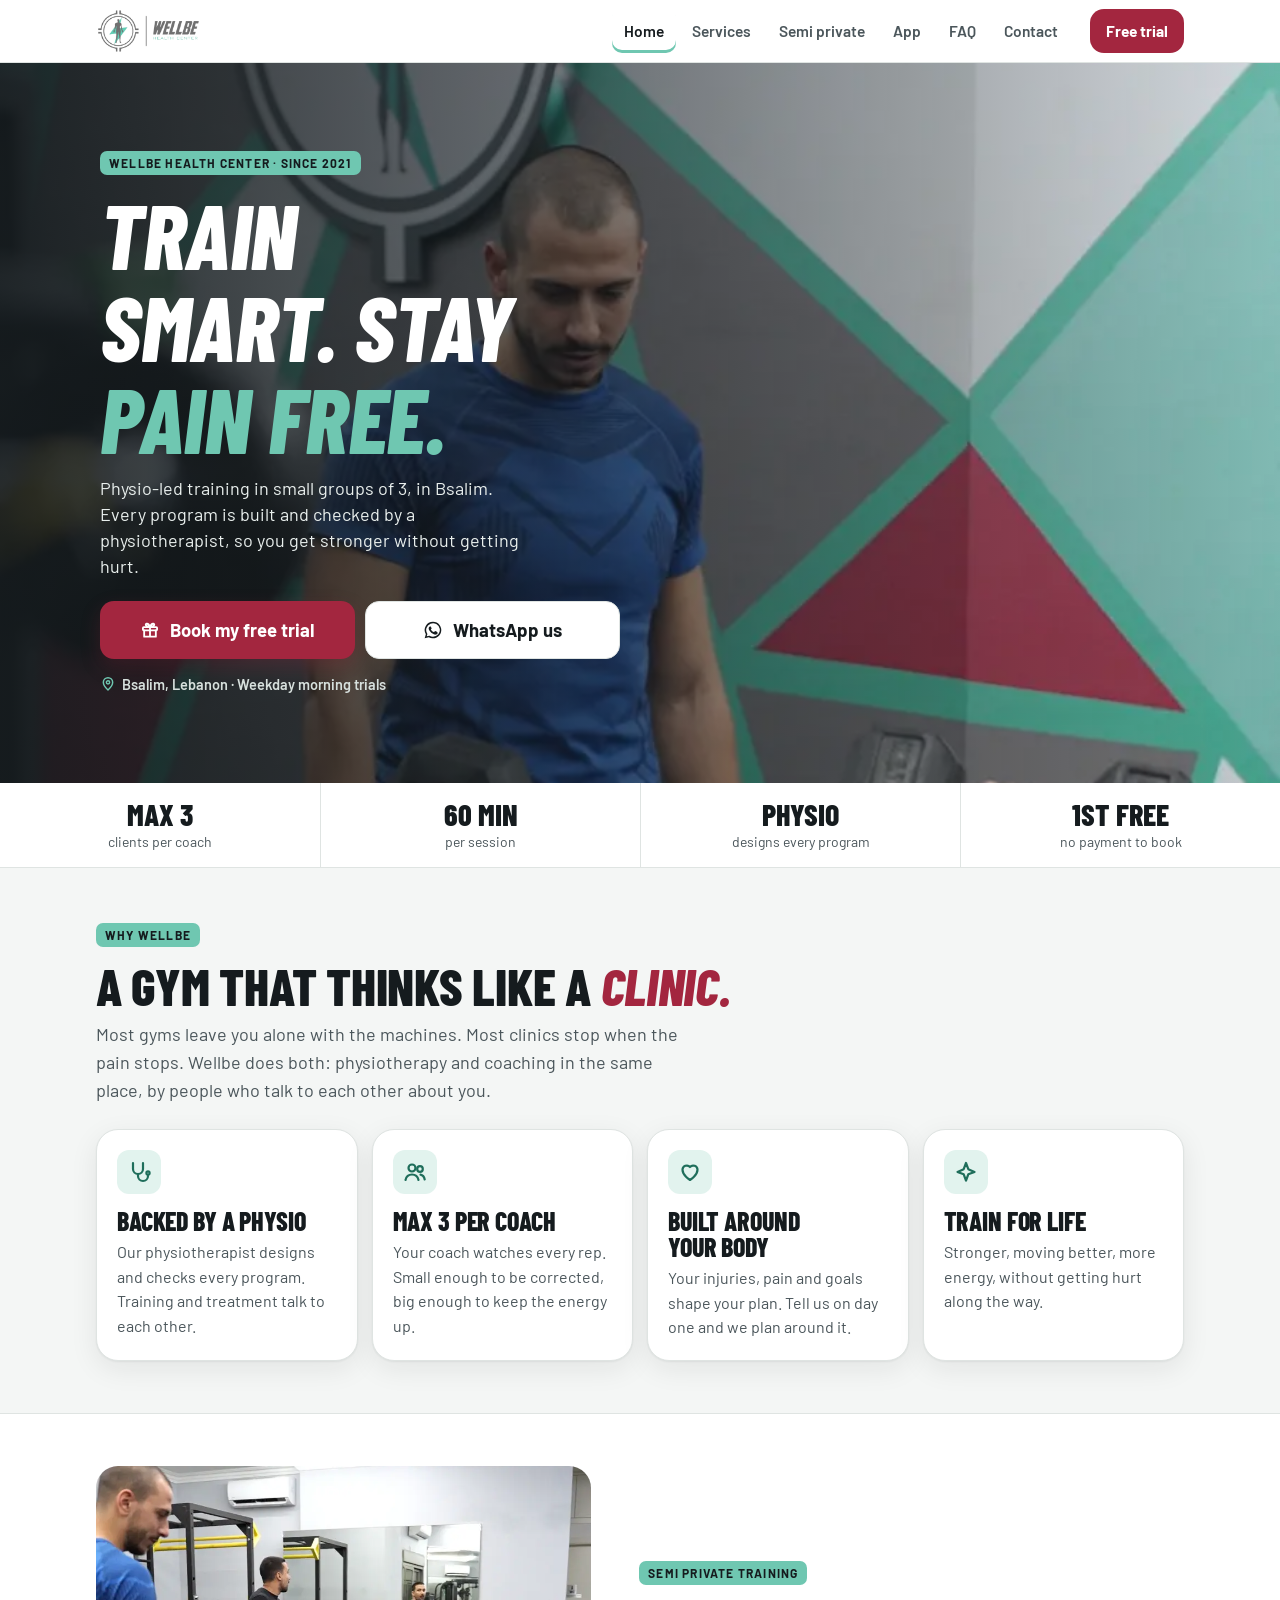
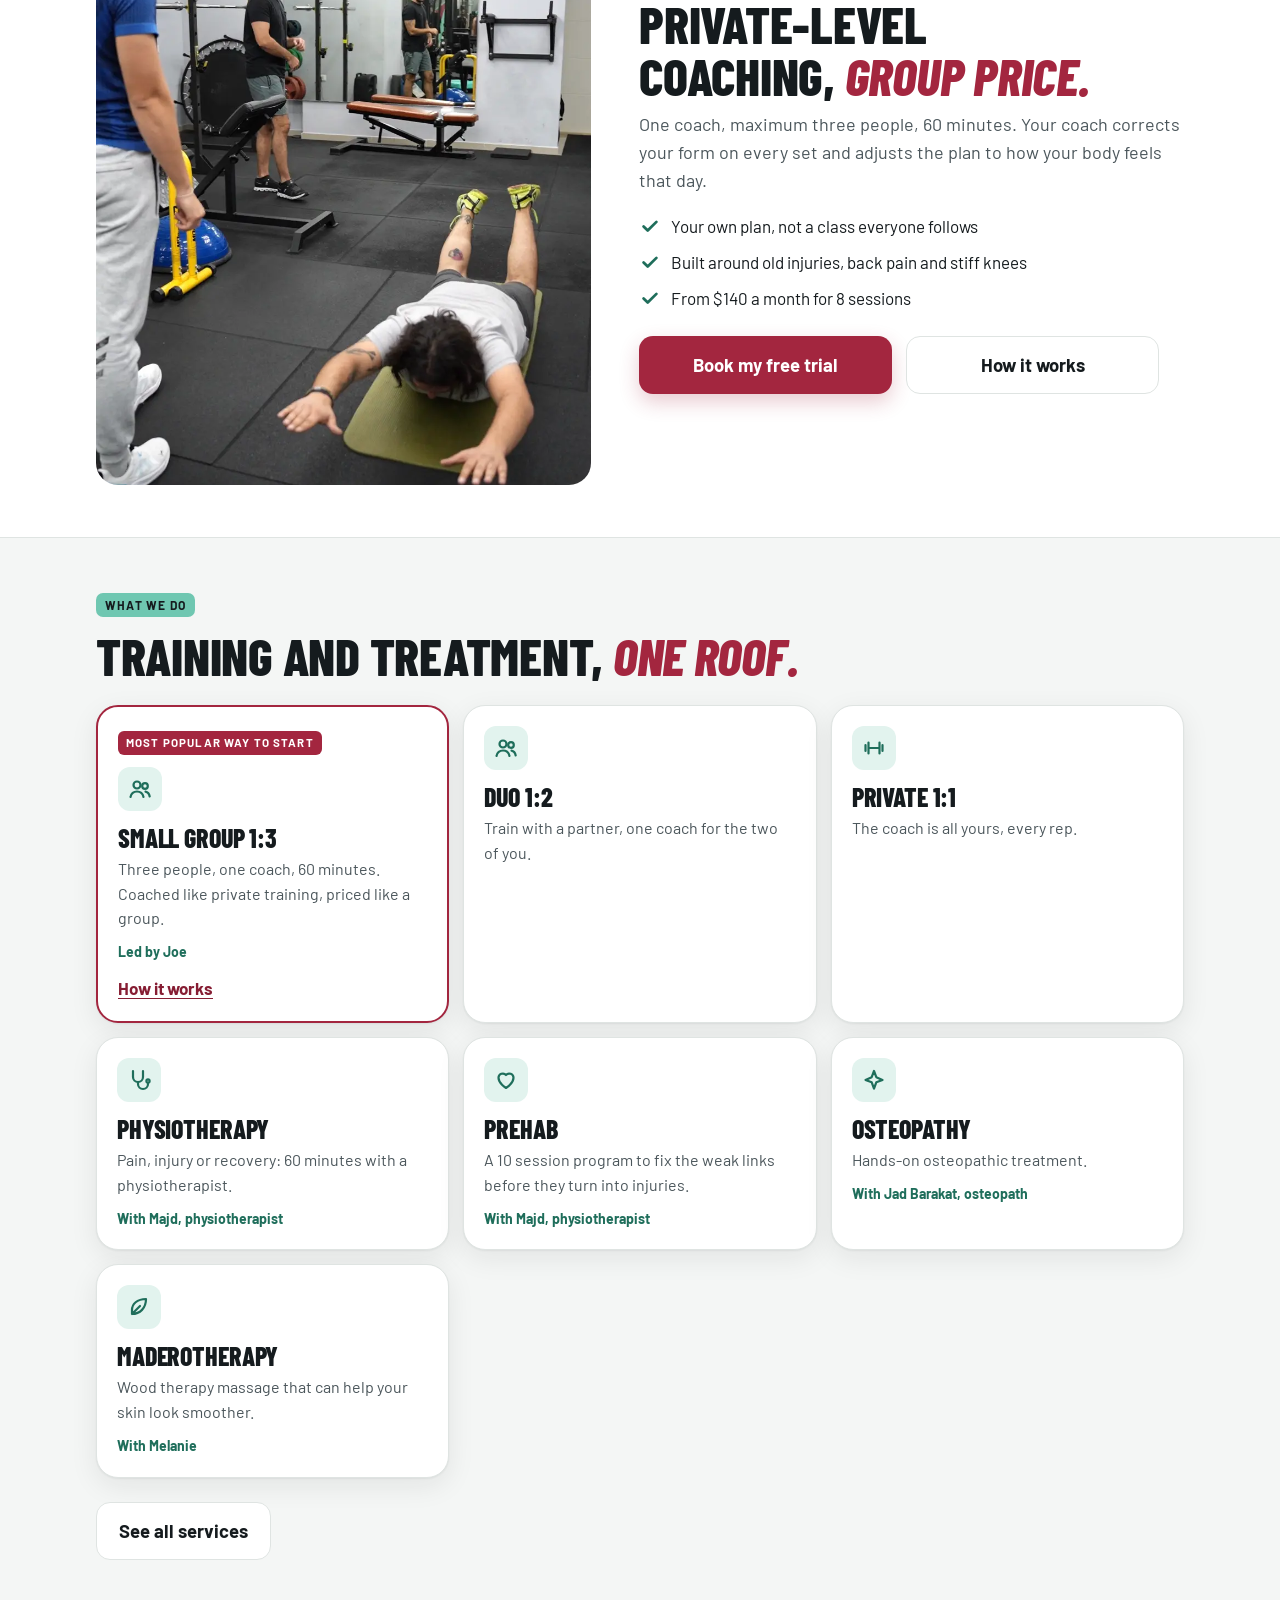
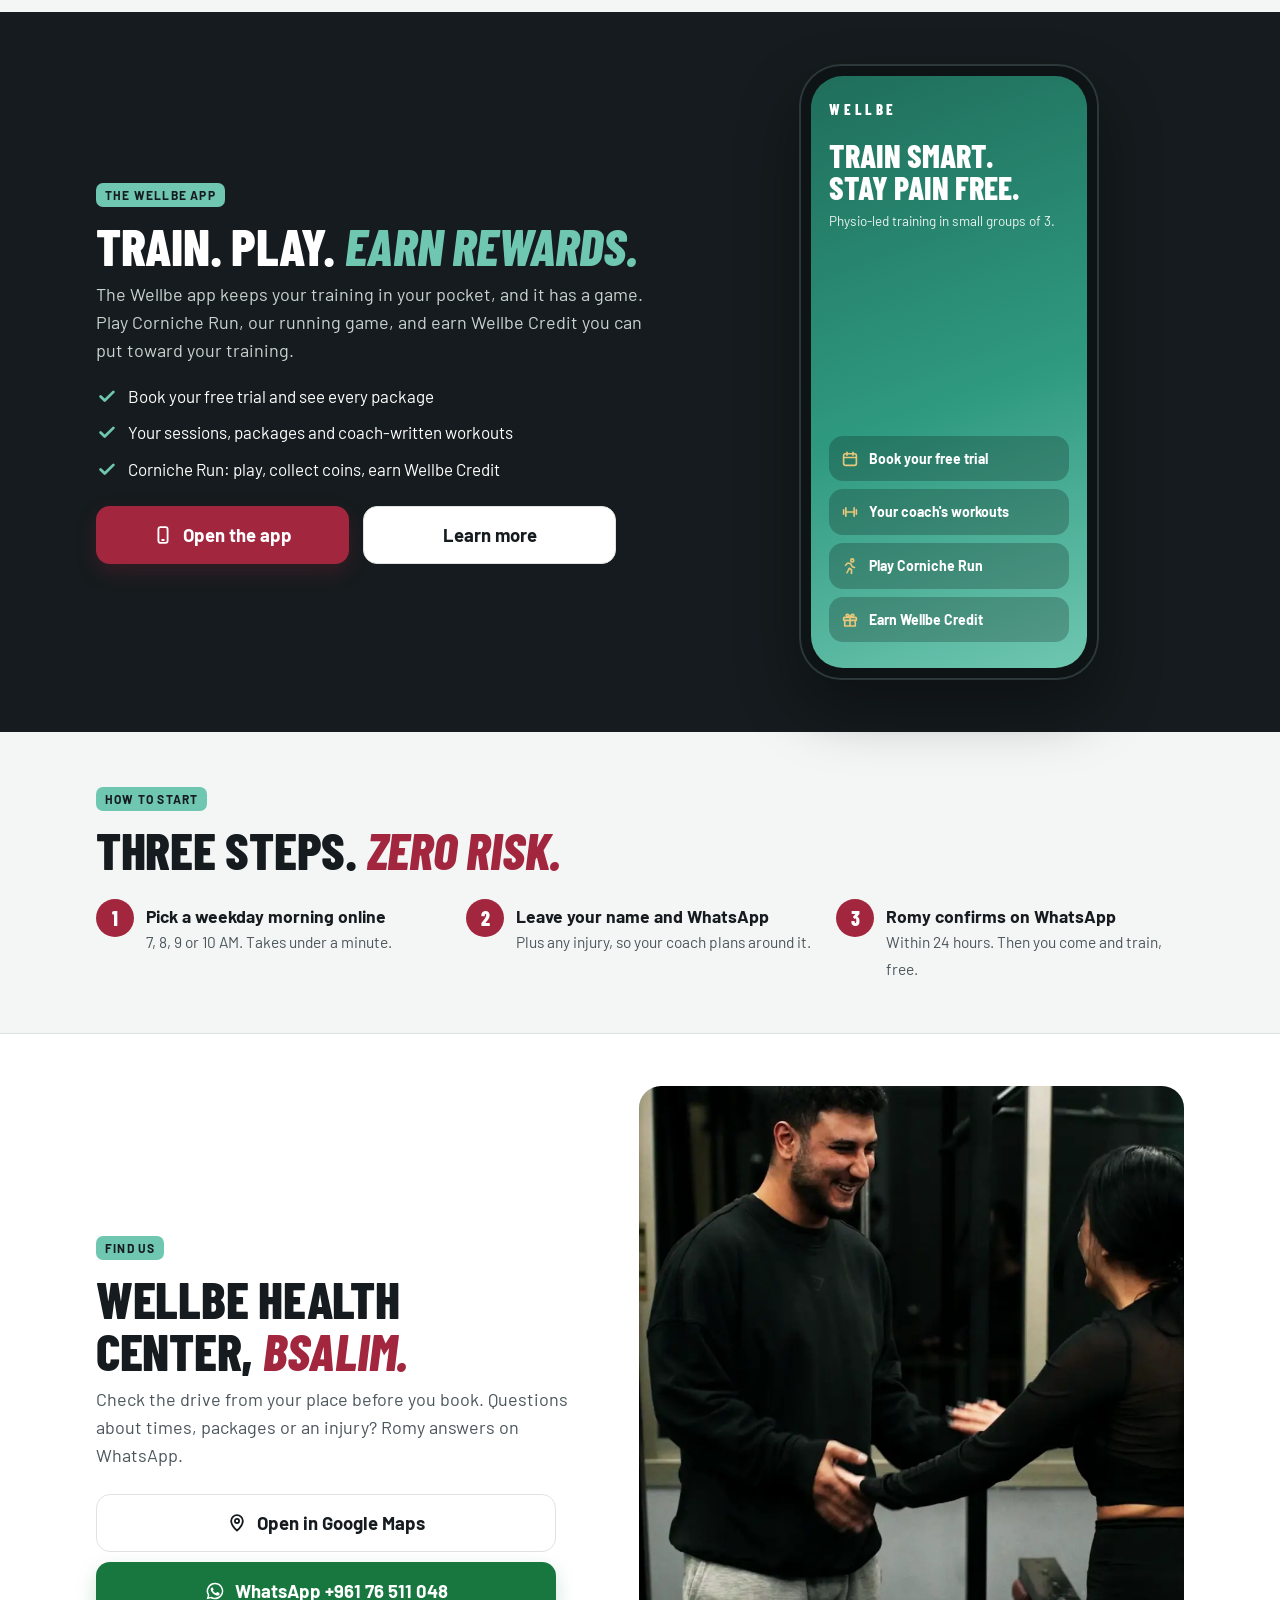
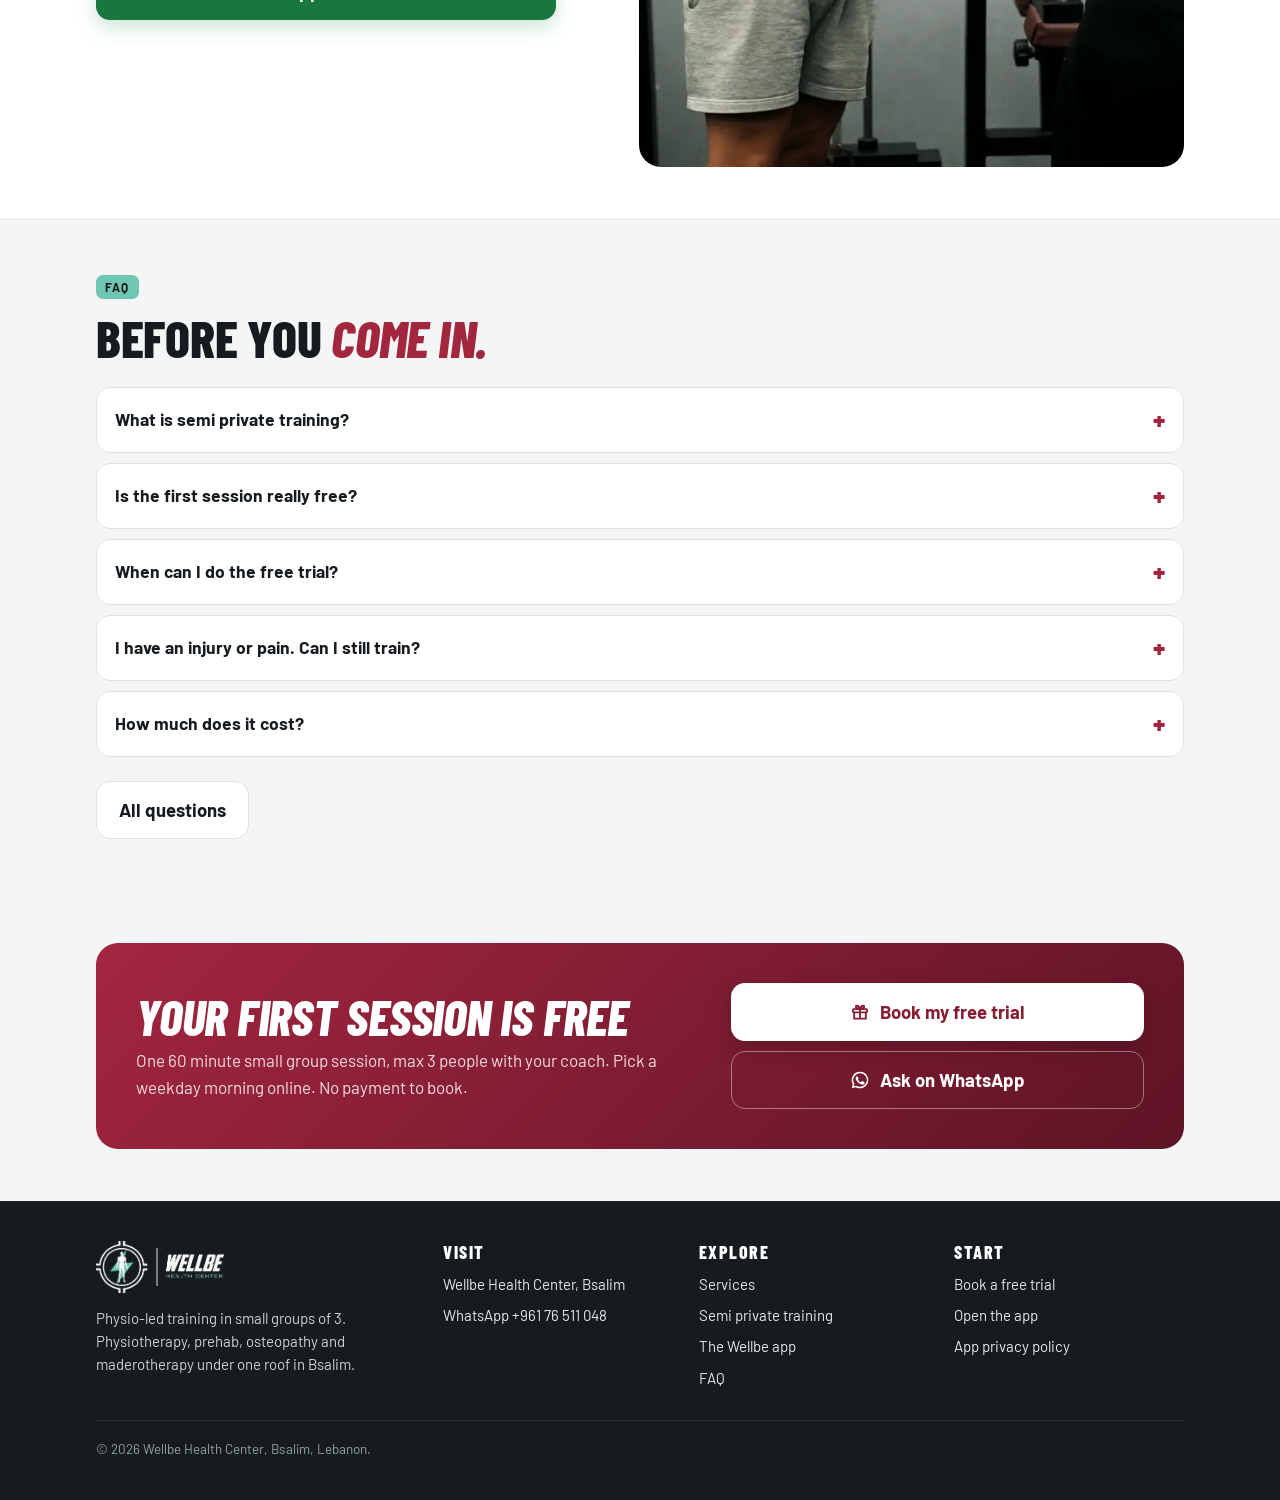
<file: index.html>
<!doctype html>
<html lang="en">
<head>
<meta charset="utf-8">
<script>/* The app moved to app.wellbehealthcenter.com. Old staff links (#k=) and phones that saved a staff key here are sent there once. */
(function(){try{var A='https://app.wellbehealthcenter.com',h=location.hash;if(/[#&]k=/.test(h)){location.replace(A+'/'+location.search+h);return}var k=null;try{k=localStorage.getItem('wb_key')}catch(e){}if(k&&/^[a-f0-9]{16,64}$/i.test(k)){try{localStorage.removeItem('wb_key')}catch(e){}location.replace(A+'/#k='+k)}}catch(e){}})();</script>
<meta name="viewport" content="width=device-width,initial-scale=1,viewport-fit=cover">
<title>Wellbe Health Center | Physio-led semi private training in Bsalim</title>
<meta name="description" content="Physio-led training in small groups of 3 in Bsalim, Lebanon. Physiotherapy, prehab, osteopathy and maderotherapy under one roof. Your first session is free.">
<link rel="canonical" href="https://wellbehealthcenter.com/">
<meta name="theme-color" content="#151b1e">
<meta property="og:type" content="website">
<meta property="og:site_name" content="Wellbe Health Center">
<meta property="og:title" content="Wellbe Health Center | Physio-led semi private training in Bsalim">
<meta property="og:description" content="Physio-led training in small groups of 3 in Bsalim, Lebanon. Physiotherapy, prehab, osteopathy and maderotherapy under one roof. Your first session is free.">
<meta property="og:url" content="https://wellbehealthcenter.com/">
<meta property="og:image" content="https://wellbehealthcenter.com/img/center.jpg">
<meta name="twitter:card" content="summary_large_image">
<link rel="icon" type="image/png" sizes="192x192" href="img/icon-192.png">
<link rel="apple-touch-icon" href="img/apple-touch-icon.png">
<link rel="preconnect" href="https://fonts.googleapis.com">
<link rel="preconnect" href="https://fonts.gstatic.com" crossorigin>
<link href="https://fonts.googleapis.com/css2?family=Barlow+Condensed:ital,wght@0,700;0,800;1,800&family=Barlow:wght@400;500;600;700&display=swap" rel="stylesheet">
<link rel="stylesheet" href="assets/site.css?v=1">
<script type="application/ld+json">{"@context": "https://schema.org", "@type": "HealthClub", "name": "Wellbe Health Center", "url": "https://wellbehealthcenter.com/", "logo": "https://wellbehealthcenter.com/img/logo.png", "image": "https://wellbehealthcenter.com/img/space.webp", "description": "Physio-led semi private training (max 3 clients per coach), physiotherapy, prehab, osteopathy and maderotherapy in Bsalim, Lebanon.", "telephone": "+96176511048", "address": {"@type": "PostalAddress", "addressLocality": "Bsalim", "addressCountry": "LB"}, "hasMap": "https://www.google.com/maps/search/?api=1&query=Wellbe+Health+Center+Bsalim&query_place_id=ChIJ35Nmu5s_HxURBmvCuEEY8U0", "foundingDate": "2021"}</script>
</head>
<body>
<a class="skip" href="#main">Skip to content</a>
<header class="top">
  <div class="in">
    <a class="brand" href="./" aria-label="Wellbe Health Center home"><img src="img/logo.png" alt="Wellbe Health Center" width="680" height="285"></a>
    <nav class="nav" aria-label="Main"><a href="" aria-current="page">Home</a><a href="services/">Services</a><a href="semi-private/">Semi private</a><a href="app/">App</a><a href="faq/">FAQ</a><a href="contact/">Contact</a></nav>
    <a class="btn cta-s" href="free-trial/">Free trial</a>
    <button class="menu-btn" id="menuBtn" type="button" aria-expanded="false" aria-controls="drawer" aria-label="Open menu"><svg class="" aria-hidden="true"><use href="assets/icons.svg#i-menu"/></svg></button>
  </div>
  <nav class="drawer" id="drawer" aria-label="Menu" hidden><a href="" aria-current="page">Home</a><a href="services/">Services</a><a href="semi-private/">Semi private</a><a href="app/">App</a><a href="faq/">FAQ</a><a href="contact/">Contact</a><a class="btn" href="free-trial/" style="border:0;color:#fff">Book my free trial</a></nav>
</header>
<main id="main">

<section class="hero" aria-labelledby="h1">
  <img src="img/space.webp" alt="A coach guiding a client on the bench press at Wellbe Health Center" width="900" height="1600" fetchpriority="high">
  <div class="in">
    <span class="eyebrow" style="align-self:flex-start">Wellbe Health Center · Since 2021</span>
    <h1 id="h1">Train smart. Stay <em>pain free.</em></h1>
    <p>Physio-led training in small groups of 3, in Bsalim. Every program is built and checked by a physiotherapist, so you get stronger without getting hurt.</p>
    <div class="acts" data-cta>
      <a class="btn" href="free-trial/"><svg class="icon" aria-hidden="true"><use href="assets/icons.svg#i-gift"/></svg>Book my free trial</a>
      <a class="btn ghost" href="https://wa.me/96176511048?text=Hi%20Romy%2C%20I%20have%20a%20question%20about%20Wellbe." target="_blank" rel="noopener"><svg class="icon" aria-hidden="true"><use href="assets/icons.svg#i-wa"/></svg>WhatsApp us</a>
    </div>
    <span class="loc"><svg class="" aria-hidden="true"><use href="assets/icons.svg#i-pin"/></svg>Bsalim, Lebanon · Weekday morning trials</span>
  </div>
</section>
<div class="facts">
  <div class="fact"><b>Max 3</b><span>clients per coach</span></div>
  <div class="fact"><b>60 min</b><span>per session</span></div>
  <div class="fact"><b>Physio</b><span>designs every program</span></div>
  <div class="fact"><b>1st free</b><span>no payment to book</span></div>
</div>

<section class="sec"><div class="wrap">
  <span class="eyebrow">Why Wellbe</span>
  <h2 class="h2">A gym that thinks like a <em>clinic.</em></h2>
  <p class="lede">Most gyms leave you alone with the machines. Most clinics stop when the pain stops. Wellbe does both: physiotherapy and coaching in the same place, by people who talk to each other about you.</p>
  <div class="grid g4 mt"><article class="tile"><span class="ic"><svg class="" aria-hidden="true"><use href="assets/icons.svg#i-steth"/></svg></span><h3>Backed by a physio</h3><p>Our physiotherapist designs and checks every program. Training and treatment talk to each other.</p></article><article class="tile"><span class="ic"><svg class="" aria-hidden="true"><use href="assets/icons.svg#i-users"/></svg></span><h3>Max 3 per coach</h3><p>Your coach watches every rep. Small enough to be corrected, big enough to keep the energy up.</p></article><article class="tile"><span class="ic"><svg class="" aria-hidden="true"><use href="assets/icons.svg#i-heart"/></svg></span><h3>Built around your body</h3><p>Your injuries, pain and goals shape your plan. Tell us on day one and we plan around it.</p></article><article class="tile"><span class="ic"><svg class="" aria-hidden="true"><use href="assets/icons.svg#i-spark"/></svg></span><h3>Train for life</h3><p>Stronger, moving better, more energy, without getting hurt along the way.</p></article></div>
</div></section>

<section class="sec white"><div class="wrap split">
  <img src="img/group.webp" alt="A coach watching a client's form during an exercise" width="900" height="1600" loading="lazy">
  <div>
    <span class="eyebrow">Semi private training</span>
    <h2 class="h2">Private-level coaching, <em>group price.</em></h2>
    <p class="lede">One coach, maximum three people, 60 minutes. Your coach corrects your form on every set and adjusts the plan to how your body feels that day.</p>
    <ul class="checks">
      <li><svg class="" aria-hidden="true"><use href="assets/icons.svg#i-check"/></svg>Your own plan, not a class everyone follows</li>
      <li><svg class="" aria-hidden="true"><use href="assets/icons.svg#i-check"/></svg>Built around old injuries, back pain and stiff knees</li>
      <li><svg class="" aria-hidden="true"><use href="assets/icons.svg#i-check"/></svg>From $140 a month for 8 sessions</li>
    </ul>
    <div class="grid g2 mt" style="max-width:520px">
      <a class="btn" href="free-trial/">Book my free trial</a>
      <a class="btn ghost" href="semi-private/">How it works</a>
    </div>
  </div>
</div></section>

<section class="sec"><div class="wrap">
  <span class="eyebrow">What we do</span>
  <h2 class="h2">Training and treatment, <em>one roof.</em></h2>
  <div class="grid g3 mt"><article class="tile feature"><span class="tag">Most popular way to start</span><span class="ic"><svg class="" aria-hidden="true"><use href="assets/icons.svg#i-users"/></svg></span><h3>Small group 1:3</h3><p>Three people, one coach, 60 minutes. Coached like private training, priced like a group.</p><span class="who">Led by Joe</span><a class="more" href="semi-private/">How it works</a></article><article class="tile"><span class="ic"><svg class="" aria-hidden="true"><use href="assets/icons.svg#i-users"/></svg></span><h3>Duo 1:2</h3><p>Train with a partner, one coach for the two of you.</p></article><article class="tile"><span class="ic"><svg class="" aria-hidden="true"><use href="assets/icons.svg#i-dumbbell"/></svg></span><h3>Private 1:1</h3><p>The coach is all yours, every rep.</p></article><article class="tile"><span class="ic"><svg class="" aria-hidden="true"><use href="assets/icons.svg#i-steth"/></svg></span><h3>Physiotherapy</h3><p>Pain, injury or recovery: 60 minutes with a physiotherapist.</p><span class="who">With Majd, physiotherapist</span></article><article class="tile"><span class="ic"><svg class="" aria-hidden="true"><use href="assets/icons.svg#i-heart"/></svg></span><h3>Prehab</h3><p>A 10 session program to fix the weak links before they turn into injuries.</p><span class="who">With Majd, physiotherapist</span></article><article class="tile"><span class="ic"><svg class="" aria-hidden="true"><use href="assets/icons.svg#i-spark"/></svg></span><h3>Osteopathy</h3><p>Hands-on osteopathic treatment.</p><span class="who">With Jad Barakat, osteopath</span></article><article class="tile"><span class="ic"><svg class="" aria-hidden="true"><use href="assets/icons.svg#i-leaf"/></svg></span><h3>Maderotherapy</h3><p>Wood therapy massage that can help your skin look smoother.</p><span class="who">With Melanie</span></article></div>
  <p class="mt"><a class="btn ghost inline" href="services/">See all services</a></p>
</div></section>

<section class="sec dark"><div class="wrap appbox">
  <div>
    <span class="eyebrow">The Wellbe app</span>
    <h2 class="h2">Train. Play. <em>Earn rewards.</em></h2>
    <p class="lede">The Wellbe app keeps your training in your pocket, and it has a game. Play Corniche Run, our running game, and earn Wellbe Credit you can put toward your training.</p>
    <ul class="checks">
      <li><svg class="" aria-hidden="true"><use href="assets/icons.svg#i-check"/></svg>Book your free trial and see every package</li>
      <li><svg class="" aria-hidden="true"><use href="assets/icons.svg#i-check"/></svg>Your sessions, packages and coach-written workouts</li>
      <li><svg class="" aria-hidden="true"><use href="assets/icons.svg#i-check"/></svg>Corniche Run: play, collect coins, earn Wellbe Credit</li>
    </ul>
    <div class="grid g2 mt" style="max-width:520px">
      <a class="btn" href="https://majd-wellbe.github.io/wellbe-staff-app/client/" target="_blank" rel="noopener"><svg class="icon" aria-hidden="true"><use href="assets/icons.svg#i-phone"/></svg>Open the app</a>
      <a class="btn ghost" href="app/">Learn more</a>
    </div>
  </div>
  <div class="phone" aria-hidden="true"><div class="scr">
  <span class="b">WELLBE</span><h4>Train smart.<br>Stay pain free.</h4><p>Physio-led training in small groups of 3.</p>
  <div class="row"><span><svg class="" aria-hidden="true"><use href="assets/icons.svg#i-cal"/></svg>Book your free trial</span><span><svg class="" aria-hidden="true"><use href="assets/icons.svg#i-dumbbell"/></svg>Your coach's workouts</span><span><svg class="" aria-hidden="true"><use href="assets/icons.svg#i-run"/></svg>Play Corniche Run</span><span><svg class="" aria-hidden="true"><use href="assets/icons.svg#i-gift"/></svg>Earn Wellbe Credit</span></div>
</div></div>
</div></section>

<section class="sec"><div class="wrap">
  <span class="eyebrow">How to start</span>
  <h2 class="h2">Three steps. <em>Zero risk.</em></h2>
  <ol class="steps row mt">
    <li><div><b>Pick a weekday morning online</b><span>7, 8, 9 or 10 AM. Takes under a minute.</span></div></li>
    <li><div><b>Leave your name and WhatsApp</b><span>Plus any injury, so your coach plans around it.</span></div></li>
    <li><div><b>Romy confirms on WhatsApp</b><span>Within 24 hours. Then you come and train, free.</span></div></li>
  </ol>
</div></section>

<section class="sec white"><div class="wrap split rev">
  <img src="img/welcome.webp" alt="A Wellbe coach welcoming a client at the center" width="900" height="1600" loading="lazy">
  <div>
    <span class="eyebrow">Find us</span>
    <h2 class="h2">Wellbe Health Center, <em>Bsalim.</em></h2>
    <p class="lede">Check the drive from your place before you book. Questions about times, packages or an injury? Romy answers on WhatsApp.</p>
    <div class="contact-list mt" style="max-width:460px">
      <a class="btn ghost" href="https://www.google.com/maps/search/?api=1&query=Wellbe+Health+Center+Bsalim&query_place_id=ChIJ35Nmu5s_HxURBmvCuEEY8U0" target="_blank" rel="noopener"><svg class="icon" aria-hidden="true"><use href="assets/icons.svg#i-pin"/></svg>Open in Google Maps</a>
      <a class="btn wa" href="https://wa.me/96176511048?text=Hi%20Romy%2C%20I%20have%20a%20question%20about%20Wellbe." target="_blank" rel="noopener"><svg class="icon" aria-hidden="true"><use href="assets/icons.svg#i-wa"/></svg>WhatsApp +961 76 511 048</a>
    </div>
  </div>
</div></section>

<section class="sec"><div class="wrap">
  <span class="eyebrow">FAQ</span>
  <h2 class="h2">Before you <em>come in.</em></h2>
  <div class="mt"><div class="faq"><details><summary>What is semi private training?</summary><p>A 60 minute session with one coach and a maximum of 3 clients. You get coached on your own plan, with the energy of a small group, at a lower price than private training.</p></details><details><summary>Is the first session really free?</summary><p>Yes. Your first small group session is free and you pay nothing to book it. After the session, if you want to continue, Romy helps you pick a package.</p></details><details><summary>When can I do the free trial?</summary><p>Free trials run on weekday mornings at 7, 8, 9 and 10 AM. You can book up to 7 days ahead, at least 12 hours before the session.</p><p>None of these times work? <a href="free-trial/">Leave your number</a> or <a href="https://wa.me/96176511048?text=Hi%20Romy%2C%20none%20of%20the%20free%20trial%20times%20work%20for%20me." target="_blank" rel="noopener">WhatsApp us</a> and we find one with you.</p></details><details><summary>I have an injury or pain. Can I still train?</summary><p>Yes, that is what we are built for. Our physiotherapist designs and checks the programs, and your coach plans the session around your injury. Tell us about it when you book. If you need treatment first, we also offer physiotherapy sessions.</p></details><details><summary>How much does it cost?</summary><p>Small group 1:3: $140 for 8 sessions a month or $200 for 12 sessions a month, per person. Monthly packages are valid for 30 days.</p><p>Duo, private, physiotherapy, prehab, osteopathy and maderotherapy prices are in the Wellbe app, or ask Romy on WhatsApp. You pay at the center, cash or Whish.</p></details></div></div>
  <p class="mt"><a class="btn ghost inline" href="faq/">All questions</a></p>
</div></section>
<section class="sec"><div class="wrap"><div class="band">
  <div><h2>Your first session is <em>free</em></h2><p>One 60 minute small group session, max 3 people with your coach. Pick a weekday morning online. No payment to book.</p></div>
  <div style="display:grid;gap:10px"><a class="btn light" href="free-trial/" data-cta><svg class="icon" aria-hidden="true"><use href="assets/icons.svg#i-gift"/></svg>Book my free trial</a>
  <a class="btn ghost" style="background:transparent;color:#fff;border-color:rgba(255,255,255,.4)" href="https://wa.me/96176511048?text=Hi%20Romy%2C%20I%20want%20to%20know%20more%20about%20Wellbe." target="_blank" rel="noopener"><svg class="icon" aria-hidden="true"><use href="assets/icons.svg#i-wa"/></svg>Ask on WhatsApp</a></div>
</div></div></section>

</main>
<footer class="foot">
  <div class="wrap">
    <div class="cols">
      <div>
        <img src="img/logo-white.png" alt="Wellbe Health Center" width="295" height="120" loading="lazy">
        <p>Physio-led training in small groups of 3. Physiotherapy, prehab, osteopathy and maderotherapy under one roof in Bsalim.</p>
      </div>
      <div><h2>Visit</h2><ul>
        <li><a href="https://www.google.com/maps/search/?api=1&query=Wellbe+Health+Center+Bsalim&query_place_id=ChIJ35Nmu5s_HxURBmvCuEEY8U0" target="_blank" rel="noopener">Wellbe Health Center, Bsalim</a></li>
        <li><a href="https://wa.me/96176511048?text=Hi%20Romy%2C%20I%20have%20a%20question%20about%20Wellbe." target="_blank" rel="noopener">WhatsApp +961 76 511 048</a></li>
      </ul></div>
      <div><h2>Explore</h2><ul>
        <li><a href="services/">Services</a></li><li><a href="semi-private/">Semi private training</a></li><li><a href="app/">The Wellbe app</a></li><li><a href="faq/">FAQ</a></li>
      </ul></div>
      <div><h2>Start</h2><ul>
        <li><a href="free-trial/">Book a free trial</a></li><li><a href="https://majd-wellbe.github.io/wellbe-staff-app/client/" target="_blank" rel="noopener">Open the app</a></li><li><a href="https://majd-wellbe.github.io/wellbe-staff-app/client/privacy.html" target="_blank" rel="noopener">App privacy policy</a></li>
      </ul></div>
    </div>
    <p class="legal">© 2026 Wellbe Health Center, Bsalim, Lebanon.</p>
  </div>
</footer>
<aside class="sbar hide" id="sbar" aria-label="Book a free trial"><a class="btn" href="free-trial/"><svg class="icon" aria-hidden="true"><use href="assets/icons.svg#i-gift"/></svg>Book my free trial</a></aside>
<script src="assets/site.js?v=1" defer></script>

</body>
</html>
</file>
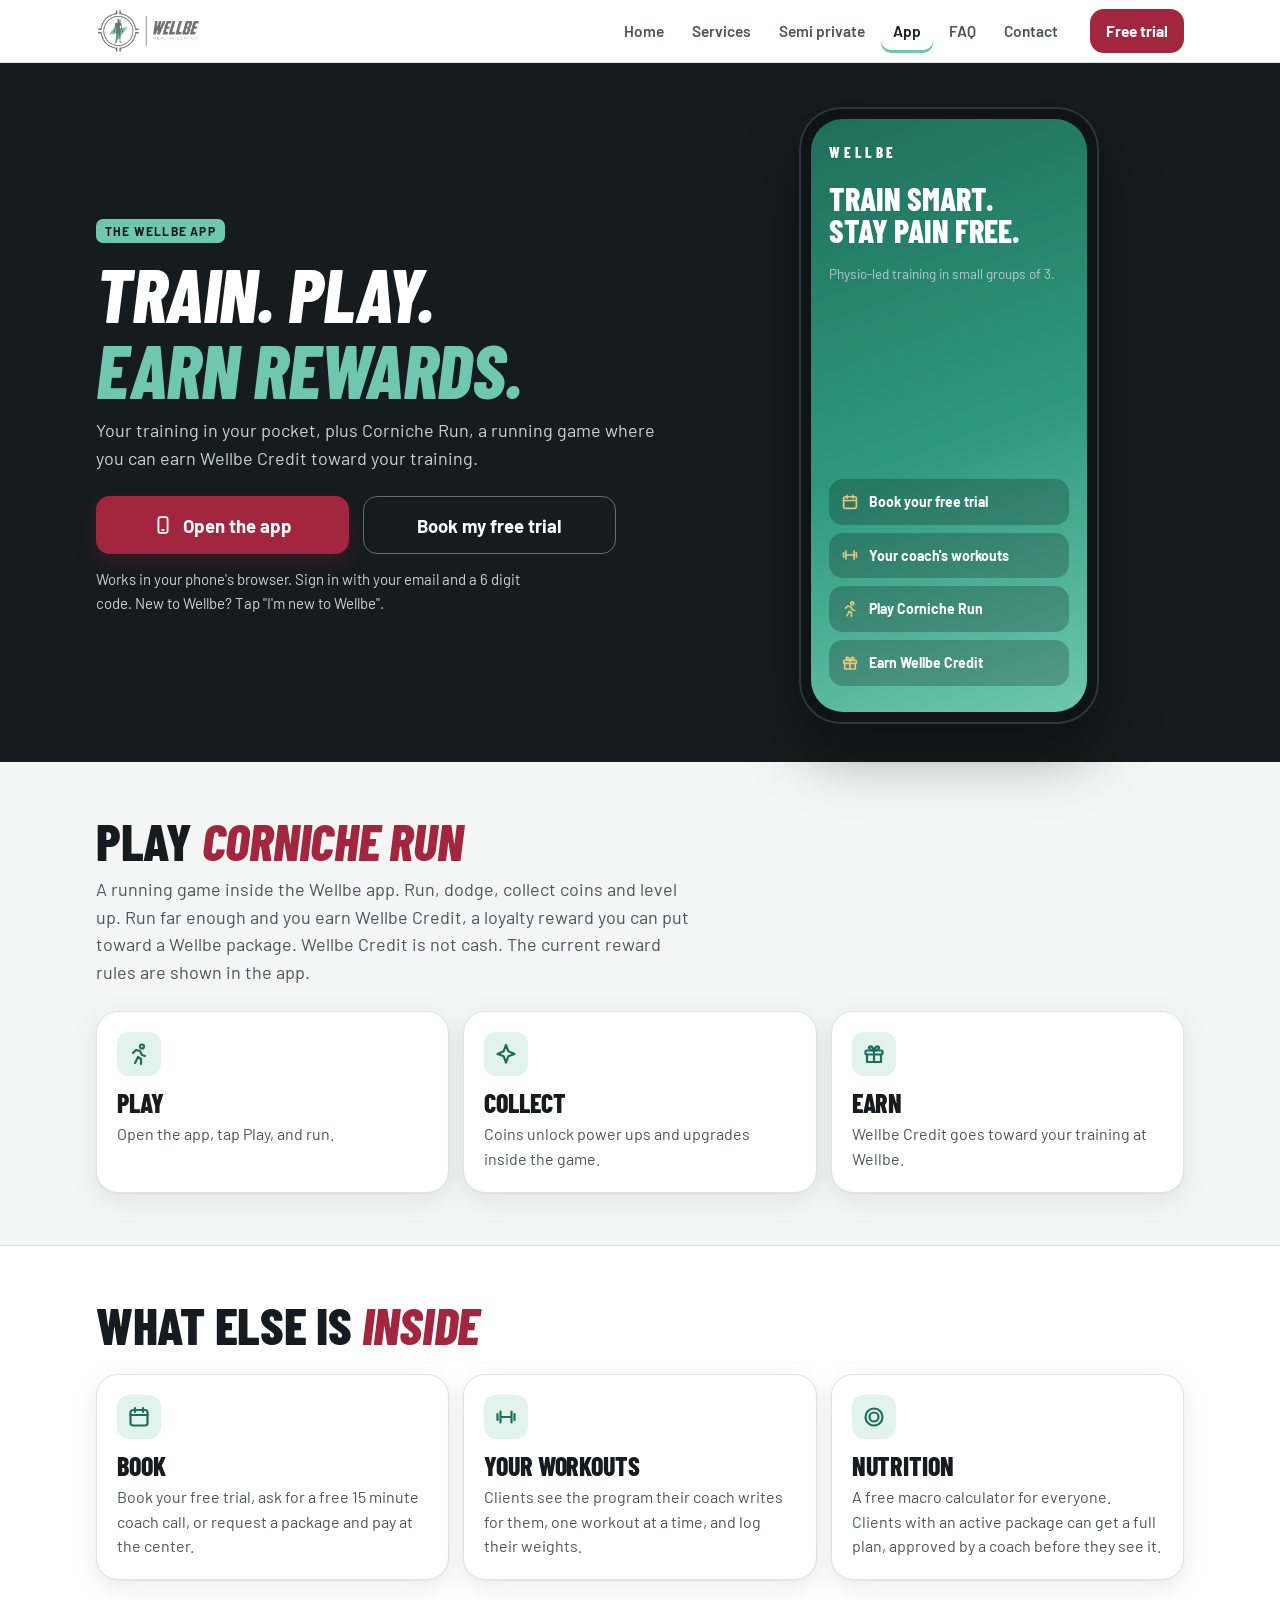
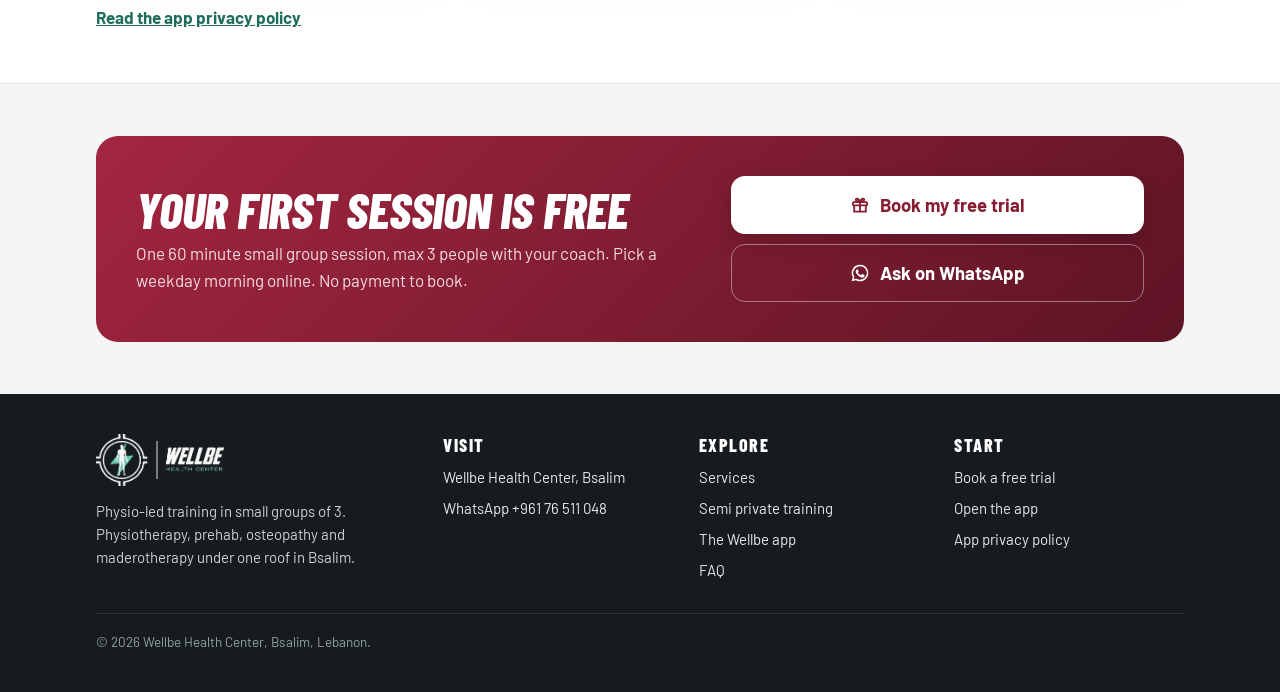
<file: app/index.html>
<!doctype html>
<html lang="en">
<head>
<meta charset="utf-8">
<meta name="viewport" content="width=device-width,initial-scale=1,viewport-fit=cover">
<title>The Wellbe app: train, play Corniche Run, earn rewards</title>
<meta name="description" content="The Wellbe app: book your free trial, follow your sessions and coach-written workouts, and play Corniche Run to earn Wellbe Credit toward your training.">
<link rel="canonical" href="https://wellbehealthcenter.com/app/">
<meta name="theme-color" content="#151b1e">
<meta property="og:type" content="website">
<meta property="og:site_name" content="Wellbe Health Center">
<meta property="og:title" content="The Wellbe app: train, play Corniche Run, earn rewards">
<meta property="og:description" content="The Wellbe app: book your free trial, follow your sessions and coach-written workouts, and play Corniche Run to earn Wellbe Credit toward your training.">
<meta property="og:url" content="https://wellbehealthcenter.com/app/">
<meta property="og:image" content="https://wellbehealthcenter.com/img/center.jpg">
<meta name="twitter:card" content="summary_large_image">
<link rel="icon" type="image/png" sizes="192x192" href="../img/icon-192.png">
<link rel="apple-touch-icon" href="../img/apple-touch-icon.png">
<link rel="preconnect" href="https://fonts.googleapis.com">
<link rel="preconnect" href="https://fonts.gstatic.com" crossorigin>
<link href="https://fonts.googleapis.com/css2?family=Barlow+Condensed:ital,wght@0,700;0,800;1,800&family=Barlow:wght@400;500;600;700&display=swap" rel="stylesheet">
<link rel="stylesheet" href="../assets/site.css?v=1">
<script type="application/ld+json">{"@context": "https://schema.org", "@type": "HealthClub", "name": "Wellbe Health Center", "url": "https://wellbehealthcenter.com/", "logo": "https://wellbehealthcenter.com/img/logo.png", "image": "https://wellbehealthcenter.com/img/space.webp", "description": "Physio-led semi private training (max 3 clients per coach), physiotherapy, prehab, osteopathy and maderotherapy in Bsalim, Lebanon.", "telephone": "+96176511048", "address": {"@type": "PostalAddress", "addressLocality": "Bsalim", "addressCountry": "LB"}, "hasMap": "https://www.google.com/maps/search/?api=1&query=Wellbe+Health+Center+Bsalim&query_place_id=ChIJ35Nmu5s_HxURBmvCuEEY8U0", "foundingDate": "2021"}</script>
</head>
<body>
<a class="skip" href="#main">Skip to content</a>
<header class="top">
  <div class="in">
    <a class="brand" href="../" aria-label="Wellbe Health Center home"><img src="../img/logo.png" alt="Wellbe Health Center" width="680" height="285"></a>
    <nav class="nav" aria-label="Main"><a href="../">Home</a><a href="../services/">Services</a><a href="../semi-private/">Semi private</a><a href="../app/" aria-current="page">App</a><a href="../faq/">FAQ</a><a href="../contact/">Contact</a></nav>
    <a class="btn cta-s" href="../free-trial/">Free trial</a>
    <button class="menu-btn" id="menuBtn" type="button" aria-expanded="false" aria-controls="drawer" aria-label="Open menu"><svg class="" aria-hidden="true"><use href="../assets/icons.svg#i-menu"/></svg></button>
  </div>
  <nav class="drawer" id="drawer" aria-label="Menu" hidden><a href="../">Home</a><a href="../services/">Services</a><a href="../semi-private/">Semi private</a><a href="../app/" aria-current="page">App</a><a href="../faq/">FAQ</a><a href="../contact/">Contact</a><a class="btn" href="../free-trial/" style="border:0;color:#fff">Book my free trial</a></nav>
</header>
<main id="main">

<section class="phero"><div class="wrap appbox">
  <div>
    <span class="eyebrow">The Wellbe app</span>
    <h1>Train. Play. <em>Earn rewards.</em></h1>
    <p>Your training in your pocket, plus Corniche Run, a running game where you can earn Wellbe Credit toward your training.</p>
    <div class="grid g2 mt" style="max-width:520px" data-cta><a class="btn" href="https://majd-wellbe.github.io/wellbe-staff-app/client/" target="_blank" rel="noopener"><svg class="icon" aria-hidden="true"><use href="../assets/icons.svg#i-phone"/></svg>Open the app</a><a class="btn ghost" style="background:transparent;color:#fff;border-color:rgba(255,255,255,.35)" href="../free-trial/">Book my free trial</a></div>
    <p style="font-size:15px;margin-top:14px">Works in your phone's browser. Sign in with your email and a 6 digit code. New to Wellbe? Tap "I'm new to Wellbe".</p>
  </div>
  <div class="phone" aria-hidden="true"><div class="scr">
  <span class="b">WELLBE</span><h4>Train smart.<br>Stay pain free.</h4><p>Physio-led training in small groups of 3.</p>
  <div class="row"><span><svg class="" aria-hidden="true"><use href="../assets/icons.svg#i-cal"/></svg>Book your free trial</span><span><svg class="" aria-hidden="true"><use href="../assets/icons.svg#i-dumbbell"/></svg>Your coach's workouts</span><span><svg class="" aria-hidden="true"><use href="../assets/icons.svg#i-run"/></svg>Play Corniche Run</span><span><svg class="" aria-hidden="true"><use href="../assets/icons.svg#i-gift"/></svg>Earn Wellbe Credit</span></div>
</div></div>
</div></section>
<section class="sec"><div class="wrap">
  <h2 class="h2">Play <em>Corniche Run</em></h2>
  <p class="lede">A running game inside the Wellbe app. Run, dodge, collect coins and level up. Run far enough and you earn Wellbe Credit, a loyalty reward you can put toward a Wellbe package. Wellbe Credit is not cash. The current reward rules are shown in the app.</p>
  <div class="grid g3 mt">
    <article class="tile"><span class="ic"><svg class="" aria-hidden="true"><use href="../assets/icons.svg#i-run"/></svg></span><h3>Play</h3><p>Open the app, tap Play, and run.</p></article>
    <article class="tile"><span class="ic"><svg class="" aria-hidden="true"><use href="../assets/icons.svg#i-spark"/></svg></span><h3>Collect</h3><p>Coins unlock power ups and upgrades inside the game.</p></article>
    <article class="tile"><span class="ic"><svg class="" aria-hidden="true"><use href="../assets/icons.svg#i-gift"/></svg></span><h3>Earn</h3><p>Wellbe Credit goes toward your training at Wellbe.</p></article>
  </div>
</div></section>
<section class="sec white"><div class="wrap">
  <h2 class="h2">What else is <em>inside</em></h2>
  <div class="grid g3 mt">
    <article class="tile"><span class="ic"><svg class="" aria-hidden="true"><use href="../assets/icons.svg#i-cal"/></svg></span><h3>Book</h3><p>Book your free trial, ask for a free 15 minute coach call, or request a package and pay at the center.</p></article>
    <article class="tile"><span class="ic"><svg class="" aria-hidden="true"><use href="../assets/icons.svg#i-dumbbell"/></svg></span><h3>Your workouts</h3><p>Clients see the program their coach writes for them, one workout at a time, and log their weights.</p></article>
    <article class="tile"><span class="ic"><svg class="" aria-hidden="true"><use href="../assets/icons.svg#i-plate"/></svg></span><h3>Nutrition</h3><p>A free macro calculator for everyone. Clients with an active package can get a full plan, approved by a coach before they see it.</p></article>
  </div>
  <p class="mt"><a href="https://majd-wellbe.github.io/wellbe-staff-app/client/privacy.html" target="_blank" rel="noopener" style="color:var(--mint-deep);font-weight:700">Read the app privacy policy</a></p>
</div></section>
<section class="sec"><div class="wrap"><div class="band">
  <div><h2>Your first session is <em>free</em></h2><p>One 60 minute small group session, max 3 people with your coach. Pick a weekday morning online. No payment to book.</p></div>
  <div style="display:grid;gap:10px"><a class="btn light" href="../free-trial/" data-cta><svg class="icon" aria-hidden="true"><use href="../assets/icons.svg#i-gift"/></svg>Book my free trial</a>
  <a class="btn ghost" style="background:transparent;color:#fff;border-color:rgba(255,255,255,.4)" href="https://wa.me/96176511048?text=Hi%20Romy%2C%20I%20want%20to%20know%20more%20about%20Wellbe." target="_blank" rel="noopener"><svg class="icon" aria-hidden="true"><use href="../assets/icons.svg#i-wa"/></svg>Ask on WhatsApp</a></div>
</div></div></section>

</main>
<footer class="foot">
  <div class="wrap">
    <div class="cols">
      <div>
        <img src="../img/logo-white.png" alt="Wellbe Health Center" width="295" height="120" loading="lazy">
        <p>Physio-led training in small groups of 3. Physiotherapy, prehab, osteopathy and maderotherapy under one roof in Bsalim.</p>
      </div>
      <div><h2>Visit</h2><ul>
        <li><a href="https://www.google.com/maps/search/?api=1&query=Wellbe+Health+Center+Bsalim&query_place_id=ChIJ35Nmu5s_HxURBmvCuEEY8U0" target="_blank" rel="noopener">Wellbe Health Center, Bsalim</a></li>
        <li><a href="https://wa.me/96176511048?text=Hi%20Romy%2C%20I%20have%20a%20question%20about%20Wellbe." target="_blank" rel="noopener">WhatsApp +961 76 511 048</a></li>
      </ul></div>
      <div><h2>Explore</h2><ul>
        <li><a href="../services/">Services</a></li><li><a href="../semi-private/">Semi private training</a></li><li><a href="../app/">The Wellbe app</a></li><li><a href="../faq/">FAQ</a></li>
      </ul></div>
      <div><h2>Start</h2><ul>
        <li><a href="../free-trial/">Book a free trial</a></li><li><a href="https://majd-wellbe.github.io/wellbe-staff-app/client/" target="_blank" rel="noopener">Open the app</a></li><li><a href="https://majd-wellbe.github.io/wellbe-staff-app/client/privacy.html" target="_blank" rel="noopener">App privacy policy</a></li>
      </ul></div>
    </div>
    <p class="legal">© 2026 Wellbe Health Center, Bsalim, Lebanon.</p>
  </div>
</footer>
<aside class="sbar hide" id="sbar" aria-label="Book a free trial"><a class="btn" href="../free-trial/"><svg class="icon" aria-hidden="true"><use href="../assets/icons.svg#i-gift"/></svg>Book my free trial</a></aside>
<script src="../assets/site.js?v=1" defer></script>

</body>
</html>
</file>
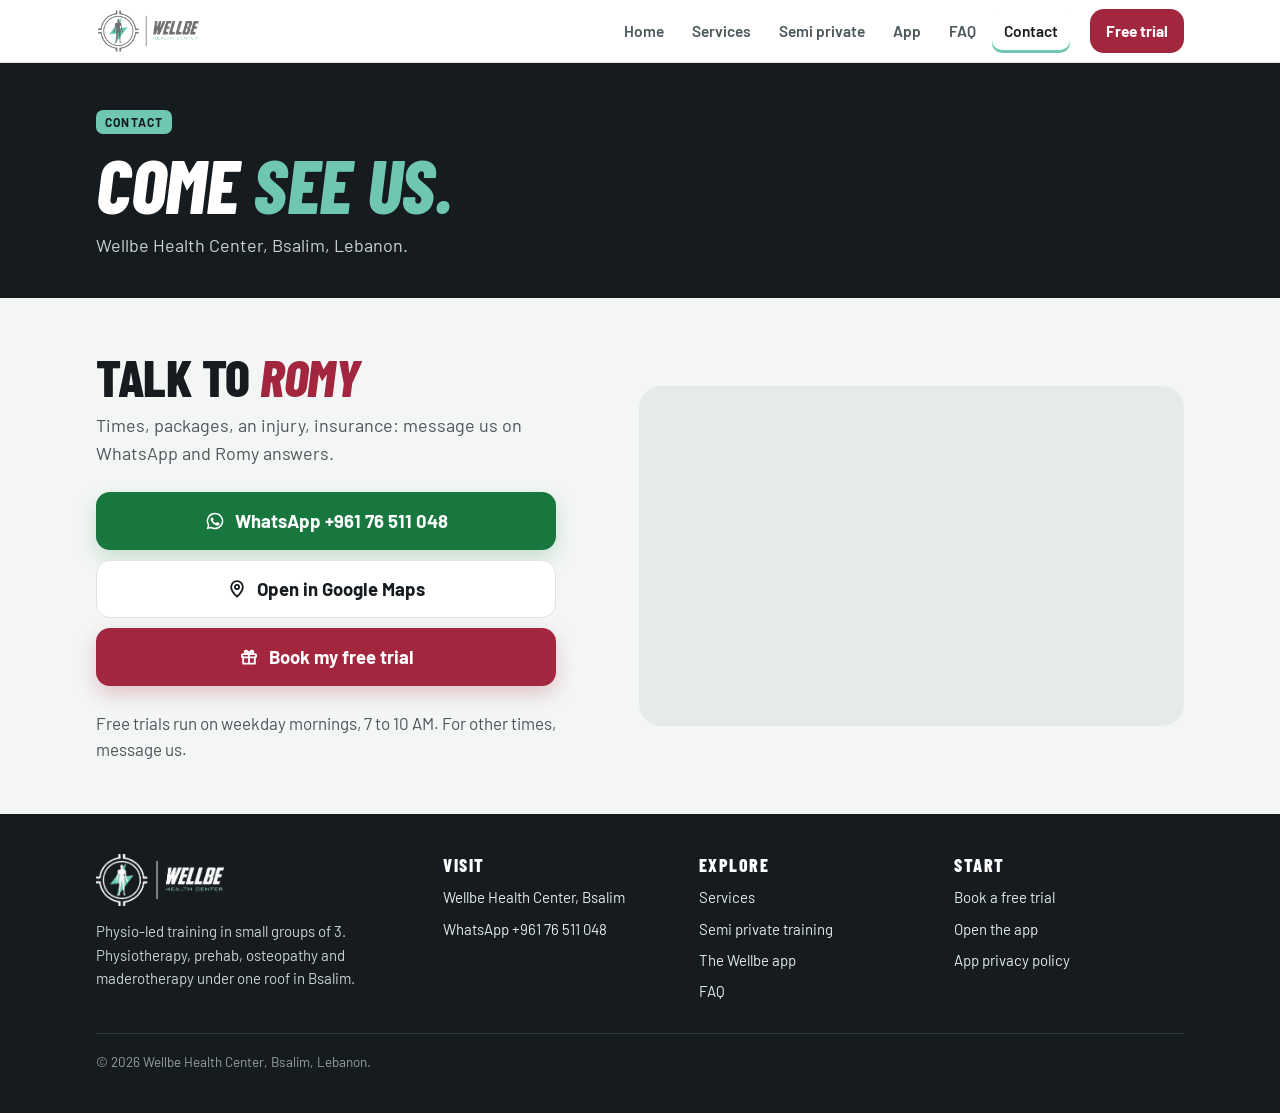
<file: contact/index.html>
<!doctype html>
<html lang="en">
<head>
<meta charset="utf-8">
<meta name="viewport" content="width=device-width,initial-scale=1,viewport-fit=cover">
<title>Contact | Wellbe Health Center, Bsalim</title>
<meta name="description" content="WhatsApp Wellbe Health Center on +961 76 511 048 or find us in Bsalim, Lebanon. Book a free trial session online.">
<link rel="canonical" href="https://wellbehealthcenter.com/contact/">
<meta name="theme-color" content="#151b1e">
<meta property="og:type" content="website">
<meta property="og:site_name" content="Wellbe Health Center">
<meta property="og:title" content="Contact | Wellbe Health Center, Bsalim">
<meta property="og:description" content="WhatsApp Wellbe Health Center on +961 76 511 048 or find us in Bsalim, Lebanon. Book a free trial session online.">
<meta property="og:url" content="https://wellbehealthcenter.com/contact/">
<meta property="og:image" content="https://wellbehealthcenter.com/img/center.jpg">
<meta name="twitter:card" content="summary_large_image">
<link rel="icon" type="image/png" sizes="192x192" href="../img/icon-192.png">
<link rel="apple-touch-icon" href="../img/apple-touch-icon.png">
<link rel="preconnect" href="https://fonts.googleapis.com">
<link rel="preconnect" href="https://fonts.gstatic.com" crossorigin>
<link href="https://fonts.googleapis.com/css2?family=Barlow+Condensed:ital,wght@0,700;0,800;1,800&family=Barlow:wght@400;500;600;700&display=swap" rel="stylesheet">
<link rel="stylesheet" href="../assets/site.css?v=1">
<script type="application/ld+json">{"@context": "https://schema.org", "@type": "HealthClub", "name": "Wellbe Health Center", "url": "https://wellbehealthcenter.com/", "logo": "https://wellbehealthcenter.com/img/logo.png", "image": "https://wellbehealthcenter.com/img/space.webp", "description": "Physio-led semi private training (max 3 clients per coach), physiotherapy, prehab, osteopathy and maderotherapy in Bsalim, Lebanon.", "telephone": "+96176511048", "address": {"@type": "PostalAddress", "addressLocality": "Bsalim", "addressCountry": "LB"}, "hasMap": "https://www.google.com/maps/search/?api=1&query=Wellbe+Health+Center+Bsalim&query_place_id=ChIJ35Nmu5s_HxURBmvCuEEY8U0", "foundingDate": "2021"}</script>
</head>
<body>
<a class="skip" href="#main">Skip to content</a>
<header class="top">
  <div class="in">
    <a class="brand" href="../" aria-label="Wellbe Health Center home"><img src="../img/logo.png" alt="Wellbe Health Center" width="680" height="285"></a>
    <nav class="nav" aria-label="Main"><a href="../">Home</a><a href="../services/">Services</a><a href="../semi-private/">Semi private</a><a href="../app/">App</a><a href="../faq/">FAQ</a><a href="../contact/" aria-current="page">Contact</a></nav>
    <a class="btn cta-s" href="../free-trial/">Free trial</a>
    <button class="menu-btn" id="menuBtn" type="button" aria-expanded="false" aria-controls="drawer" aria-label="Open menu"><svg class="" aria-hidden="true"><use href="../assets/icons.svg#i-menu"/></svg></button>
  </div>
  <nav class="drawer" id="drawer" aria-label="Menu" hidden><a href="../">Home</a><a href="../services/">Services</a><a href="../semi-private/">Semi private</a><a href="../app/">App</a><a href="../faq/">FAQ</a><a href="../contact/" aria-current="page">Contact</a><a class="btn" href="../free-trial/" style="border:0;color:#fff">Book my free trial</a></nav>
</header>
<main id="main">

<section class="phero"><div class="wrap">
  <span class="eyebrow">Contact</span>
  <h1>Come <em>see us.</em></h1>
  <p>Wellbe Health Center, Bsalim, Lebanon.</p>
</div></section>
<section class="sec"><div class="wrap split">
  <div>
    <h2 class="h2">Talk to <em>Romy</em></h2>
    <p class="lede">Times, packages, an injury, insurance: message us on WhatsApp and Romy answers.</p>
    <div class="contact-list mt" style="max-width:460px" data-cta>
      <a class="btn wa" href="https://wa.me/96176511048?text=Hi%20Romy%2C%20I%20have%20a%20question%20about%20Wellbe." target="_blank" rel="noopener"><svg class="icon" aria-hidden="true"><use href="../assets/icons.svg#i-wa"/></svg>WhatsApp +961 76 511 048</a>
      <a class="btn ghost" href="https://www.google.com/maps/search/?api=1&query=Wellbe+Health+Center+Bsalim&query_place_id=ChIJ35Nmu5s_HxURBmvCuEEY8U0" target="_blank" rel="noopener"><svg class="icon" aria-hidden="true"><use href="../assets/icons.svg#i-pin"/></svg>Open in Google Maps</a>
      <a class="btn" href="../free-trial/"><svg class="icon" aria-hidden="true"><use href="../assets/icons.svg#i-gift"/></svg>Book my free trial</a>
    </div>
    <p class="mt" style="color:var(--ink-2)">Free trials run on weekday mornings, 7 to 10 AM. For other times, message us.</p>
  </div>
  <iframe class="map" title="Map of Wellbe Health Center, Bsalim" loading="lazy" referrerpolicy="no-referrer-when-downgrade" src="https://maps.google.com/maps?q=Wellbe%20Health%20Center%20Bsalim&output=embed"></iframe>
</div></section>

</main>
<footer class="foot">
  <div class="wrap">
    <div class="cols">
      <div>
        <img src="../img/logo-white.png" alt="Wellbe Health Center" width="295" height="120" loading="lazy">
        <p>Physio-led training in small groups of 3. Physiotherapy, prehab, osteopathy and maderotherapy under one roof in Bsalim.</p>
      </div>
      <div><h2>Visit</h2><ul>
        <li><a href="https://www.google.com/maps/search/?api=1&query=Wellbe+Health+Center+Bsalim&query_place_id=ChIJ35Nmu5s_HxURBmvCuEEY8U0" target="_blank" rel="noopener">Wellbe Health Center, Bsalim</a></li>
        <li><a href="https://wa.me/96176511048?text=Hi%20Romy%2C%20I%20have%20a%20question%20about%20Wellbe." target="_blank" rel="noopener">WhatsApp +961 76 511 048</a></li>
      </ul></div>
      <div><h2>Explore</h2><ul>
        <li><a href="../services/">Services</a></li><li><a href="../semi-private/">Semi private training</a></li><li><a href="../app/">The Wellbe app</a></li><li><a href="../faq/">FAQ</a></li>
      </ul></div>
      <div><h2>Start</h2><ul>
        <li><a href="../free-trial/">Book a free trial</a></li><li><a href="https://majd-wellbe.github.io/wellbe-staff-app/client/" target="_blank" rel="noopener">Open the app</a></li><li><a href="https://majd-wellbe.github.io/wellbe-staff-app/client/privacy.html" target="_blank" rel="noopener">App privacy policy</a></li>
      </ul></div>
    </div>
    <p class="legal">© 2026 Wellbe Health Center, Bsalim, Lebanon.</p>
  </div>
</footer>
<aside class="sbar hide" id="sbar" aria-label="Book a free trial"><a class="btn" href="../free-trial/"><svg class="icon" aria-hidden="true"><use href="../assets/icons.svg#i-gift"/></svg>Book my free trial</a></aside>
<script src="../assets/site.js?v=1" defer></script>

</body>
</html>
</file>
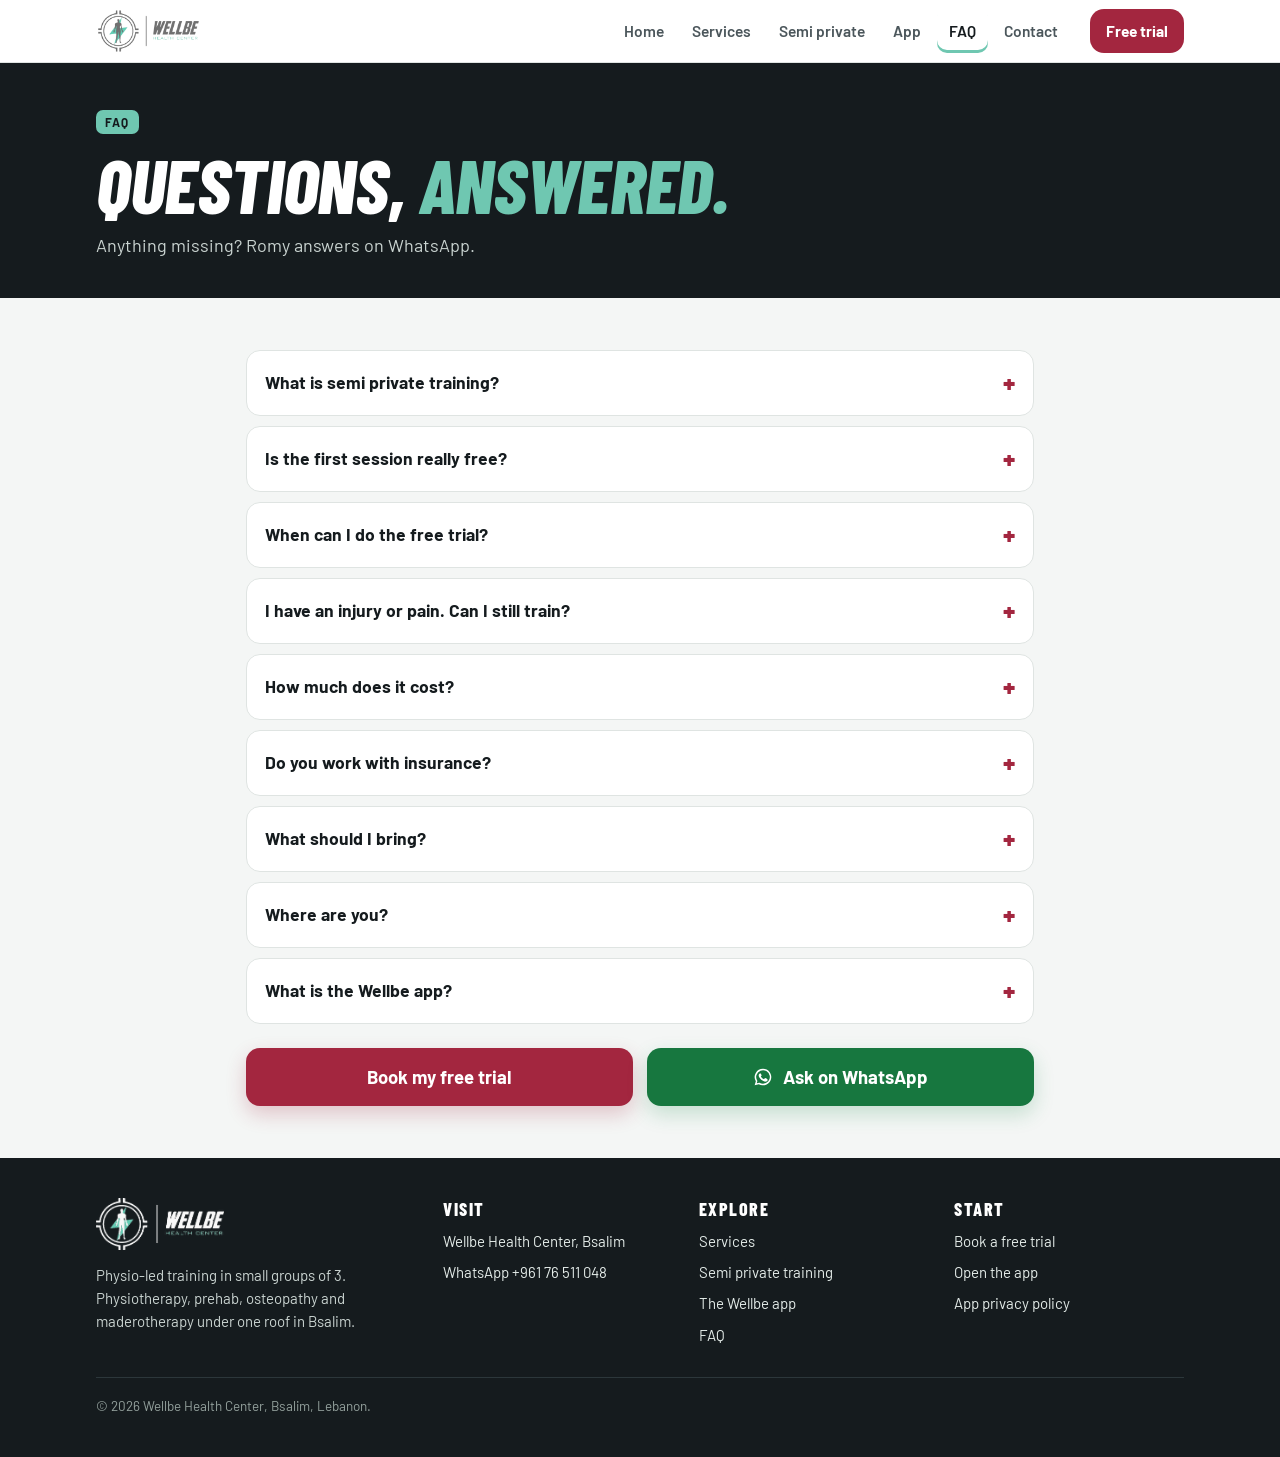
<file: faq/index.html>
<!doctype html>
<html lang="en">
<head>
<meta charset="utf-8">
<meta name="viewport" content="width=device-width,initial-scale=1,viewport-fit=cover">
<title>FAQ | Wellbe Health Center, Bsalim</title>
<meta name="description" content="Free trial, prices, injuries, insurance, what to bring and where to find Wellbe Health Center in Bsalim.">
<link rel="canonical" href="https://wellbehealthcenter.com/faq/">
<meta name="theme-color" content="#151b1e">
<meta property="og:type" content="website">
<meta property="og:site_name" content="Wellbe Health Center">
<meta property="og:title" content="FAQ | Wellbe Health Center, Bsalim">
<meta property="og:description" content="Free trial, prices, injuries, insurance, what to bring and where to find Wellbe Health Center in Bsalim.">
<meta property="og:url" content="https://wellbehealthcenter.com/faq/">
<meta property="og:image" content="https://wellbehealthcenter.com/img/center.jpg">
<meta name="twitter:card" content="summary_large_image">
<link rel="icon" type="image/png" sizes="192x192" href="../img/icon-192.png">
<link rel="apple-touch-icon" href="../img/apple-touch-icon.png">
<link rel="preconnect" href="https://fonts.googleapis.com">
<link rel="preconnect" href="https://fonts.gstatic.com" crossorigin>
<link href="https://fonts.googleapis.com/css2?family=Barlow+Condensed:ital,wght@0,700;0,800;1,800&family=Barlow:wght@400;500;600;700&display=swap" rel="stylesheet">
<link rel="stylesheet" href="../assets/site.css?v=1">
<script type="application/ld+json">{"@context": "https://schema.org", "@type": "FAQPage", "mainEntity": [{"@type": "Question", "name": "What is semi private training?", "acceptedAnswer": {"@type": "Answer", "text": "A 60 minute session with one coach and a maximum of 3 clients. You get coached on your own plan, with the energy of a small group, at a lower price than private training."}}, {"@type": "Question", "name": "Is the first session really free?", "acceptedAnswer": {"@type": "Answer", "text": "Yes. Your first small group session is free and you pay nothing to book it. After the session, if you want to continue, Romy helps you pick a package."}}, {"@type": "Question", "name": "When can I do the free trial?", "acceptedAnswer": {"@type": "Answer", "text": "Free trials run on weekday mornings at 7, 8, 9 and 10 AM. You can book up to 7 days ahead, at least 12 hours before the session. None of these times work? Leave your number or WhatsApp us and we find one with you."}}, {"@type": "Question", "name": "I have an injury or pain. Can I still train?", "acceptedAnswer": {"@type": "Answer", "text": "Yes, that is what we are built for. Our physiotherapist designs and checks the programs, and your coach plans the session around your injury. Tell us about it when you book. If you need treatment first, we also offer physiotherapy sessions."}}, {"@type": "Question", "name": "How much does it cost?", "acceptedAnswer": {"@type": "Answer", "text": "Small group 1:3: $140 for 8 sessions a month or $200 for 12 sessions a month, per person. Monthly packages are valid for 30 days. Duo, private, physiotherapy, prehab, osteopathy and maderotherapy prices are in the Wellbe app, or ask Romy on WhatsApp. You pay at the center, cash or Whish."}}, {"@type": "Question", "name": "Do you work with insurance?", "acceptedAnswer": {"@type": "Answer", "text": "For physiotherapy we work with some insurers, including NextCare. Each insurer has its own rules, so ask us on WhatsApp before your session."}}, {"@type": "Question", "name": "What should I bring?", "acceptedAnswer": {"@type": "Answer", "text": "Comfortable clothes, training shoes, a water bottle and a towel of at least 30 x 50 cm."}}, {"@type": "Question", "name": "Where are you?", "acceptedAnswer": {"@type": "Answer", "text": "Wellbe Health Center is in Bsalim. Open it in Google Maps to check the drive from your place before you book."}}, {"@type": "Question", "name": "What is the Wellbe app?", "acceptedAnswer": {"@type": "Answer", "text": "Our app for clients and anyone curious about Wellbe. You can book your free trial, see packages and prices, and, as a client, follow your sessions, packages and the workouts your coach writes for you. It also has Corniche Run, a running game where you can earn Wellbe Credit toward your training. See the app."}}]}</script>
</head>
<body>
<a class="skip" href="#main">Skip to content</a>
<header class="top">
  <div class="in">
    <a class="brand" href="../" aria-label="Wellbe Health Center home"><img src="../img/logo.png" alt="Wellbe Health Center" width="680" height="285"></a>
    <nav class="nav" aria-label="Main"><a href="../">Home</a><a href="../services/">Services</a><a href="../semi-private/">Semi private</a><a href="../app/">App</a><a href="../faq/" aria-current="page">FAQ</a><a href="../contact/">Contact</a></nav>
    <a class="btn cta-s" href="../free-trial/">Free trial</a>
    <button class="menu-btn" id="menuBtn" type="button" aria-expanded="false" aria-controls="drawer" aria-label="Open menu"><svg class="" aria-hidden="true"><use href="../assets/icons.svg#i-menu"/></svg></button>
  </div>
  <nav class="drawer" id="drawer" aria-label="Menu" hidden><a href="../">Home</a><a href="../services/">Services</a><a href="../semi-private/">Semi private</a><a href="../app/">App</a><a href="../faq/" aria-current="page">FAQ</a><a href="../contact/">Contact</a><a class="btn" href="../free-trial/" style="border:0;color:#fff">Book my free trial</a></nav>
</header>
<main id="main">

<section class="phero"><div class="wrap">
  <span class="eyebrow">FAQ</span>
  <h1>Questions, <em>answered.</em></h1>
  <p>Anything missing? Romy answers on WhatsApp.</p>
</div></section>
<section class="sec"><div class="wrap" style="max-width:820px"><div class="faq"><details><summary>What is semi private training?</summary><p>A 60 minute session with one coach and a maximum of 3 clients. You get coached on your own plan, with the energy of a small group, at a lower price than private training.</p></details><details><summary>Is the first session really free?</summary><p>Yes. Your first small group session is free and you pay nothing to book it. After the session, if you want to continue, Romy helps you pick a package.</p></details><details><summary>When can I do the free trial?</summary><p>Free trials run on weekday mornings at 7, 8, 9 and 10 AM. You can book up to 7 days ahead, at least 12 hours before the session.</p><p>None of these times work? <a href="../free-trial/">Leave your number</a> or <a href="https://wa.me/96176511048?text=Hi%20Romy%2C%20none%20of%20the%20free%20trial%20times%20work%20for%20me." target="_blank" rel="noopener">WhatsApp us</a> and we find one with you.</p></details><details><summary>I have an injury or pain. Can I still train?</summary><p>Yes, that is what we are built for. Our physiotherapist designs and checks the programs, and your coach plans the session around your injury. Tell us about it when you book. If you need treatment first, we also offer physiotherapy sessions.</p></details><details><summary>How much does it cost?</summary><p>Small group 1:3: $140 for 8 sessions a month or $200 for 12 sessions a month, per person. Monthly packages are valid for 30 days.</p><p>Duo, private, physiotherapy, prehab, osteopathy and maderotherapy prices are in the Wellbe app, or ask Romy on WhatsApp. You pay at the center, cash or Whish.</p></details><details><summary>Do you work with insurance?</summary><p>For physiotherapy we work with some insurers, including NextCare. Each insurer has its own rules, so ask us on WhatsApp before your session.</p></details><details><summary>What should I bring?</summary><p>Comfortable clothes, training shoes, a water bottle and a towel of at least 30 x 50 cm.</p></details><details><summary>Where are you?</summary><p>Wellbe Health Center is in Bsalim. <a href="https://www.google.com/maps/search/?api=1&query=Wellbe+Health+Center+Bsalim&query_place_id=ChIJ35Nmu5s_HxURBmvCuEEY8U0" target="_blank" rel="noopener">Open it in Google Maps</a> to check the drive from your place before you book.</p></details><details><summary>What is the Wellbe app?</summary><p>Our app for clients and anyone curious about Wellbe. You can book your free trial, see packages and prices, and, as a client, follow your sessions, packages and the workouts your coach writes for you. It also has Corniche Run, a running game where you can earn Wellbe Credit toward your training. <a href="../app/">See the app</a>.</p></details></div>
  <div class="grid g2 mt"><a class="btn" href="../free-trial/" data-cta>Book my free trial</a><a class="btn wa" href="https://wa.me/96176511048?text=Hi%20Romy%2C%20I%20have%20a%20question%20about%20Wellbe." target="_blank" rel="noopener"><svg class="icon" aria-hidden="true"><use href="../assets/icons.svg#i-wa"/></svg>Ask on WhatsApp</a></div>
</div></section>

</main>
<footer class="foot">
  <div class="wrap">
    <div class="cols">
      <div>
        <img src="../img/logo-white.png" alt="Wellbe Health Center" width="295" height="120" loading="lazy">
        <p>Physio-led training in small groups of 3. Physiotherapy, prehab, osteopathy and maderotherapy under one roof in Bsalim.</p>
      </div>
      <div><h2>Visit</h2><ul>
        <li><a href="https://www.google.com/maps/search/?api=1&query=Wellbe+Health+Center+Bsalim&query_place_id=ChIJ35Nmu5s_HxURBmvCuEEY8U0" target="_blank" rel="noopener">Wellbe Health Center, Bsalim</a></li>
        <li><a href="https://wa.me/96176511048?text=Hi%20Romy%2C%20I%20have%20a%20question%20about%20Wellbe." target="_blank" rel="noopener">WhatsApp +961 76 511 048</a></li>
      </ul></div>
      <div><h2>Explore</h2><ul>
        <li><a href="../services/">Services</a></li><li><a href="../semi-private/">Semi private training</a></li><li><a href="../app/">The Wellbe app</a></li><li><a href="../faq/">FAQ</a></li>
      </ul></div>
      <div><h2>Start</h2><ul>
        <li><a href="../free-trial/">Book a free trial</a></li><li><a href="https://majd-wellbe.github.io/wellbe-staff-app/client/" target="_blank" rel="noopener">Open the app</a></li><li><a href="https://majd-wellbe.github.io/wellbe-staff-app/client/privacy.html" target="_blank" rel="noopener">App privacy policy</a></li>
      </ul></div>
    </div>
    <p class="legal">© 2026 Wellbe Health Center, Bsalim, Lebanon.</p>
  </div>
</footer>
<aside class="sbar hide" id="sbar" aria-label="Book a free trial"><a class="btn" href="../free-trial/"><svg class="icon" aria-hidden="true"><use href="../assets/icons.svg#i-gift"/></svg>Book my free trial</a></aside>
<script src="../assets/site.js?v=1" defer></script>

</body>
</html>
</file>
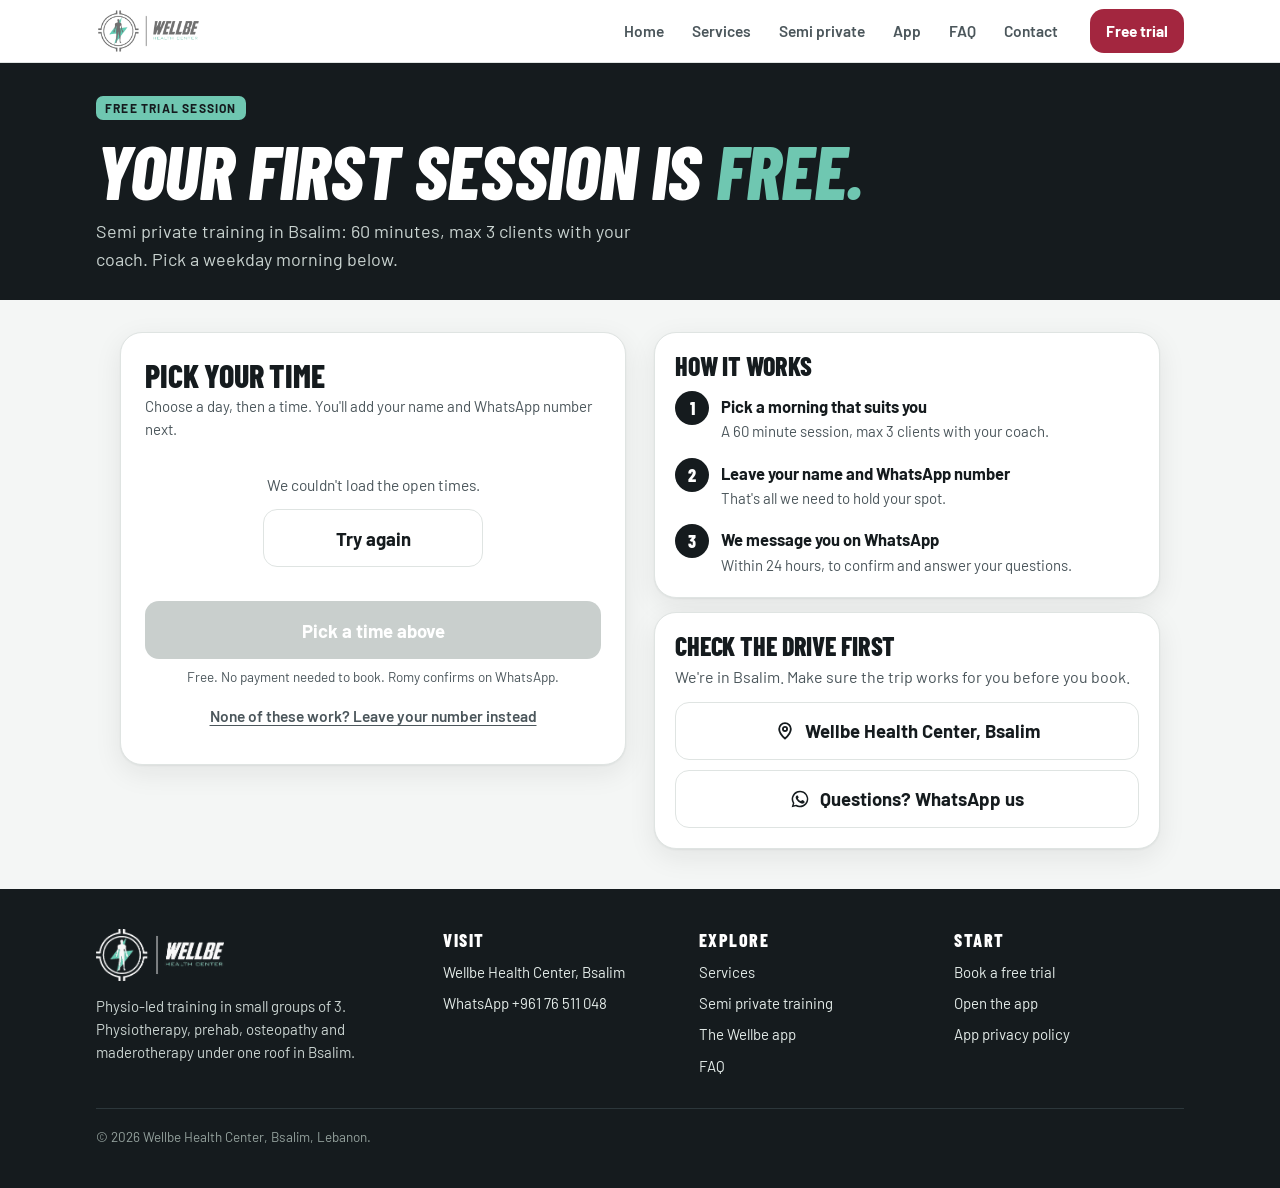
<file: free-trial/index.html>
<!doctype html>
<html lang="en">
<head>
<meta charset="utf-8">
<meta name="viewport" content="width=device-width,initial-scale=1,viewport-fit=cover">
<title>Book a free trial session | Wellbe Health Center, Bsalim</title>
<meta name="description" content="Book your free semi private training session in Bsalim: 60 minutes, max 3 clients per coach, weekday mornings. No payment needed.">
<link rel="canonical" href="https://wellbehealthcenter.com/free-trial/">
<meta name="theme-color" content="#151b1e">
<meta property="og:type" content="website">
<meta property="og:site_name" content="Wellbe Health Center">
<meta property="og:title" content="Book a free trial session | Wellbe Health Center, Bsalim">
<meta property="og:description" content="Book your free semi private training session in Bsalim: 60 minutes, max 3 clients per coach, weekday mornings. No payment needed.">
<meta property="og:url" content="https://wellbehealthcenter.com/free-trial/">
<meta property="og:image" content="https://wellbehealthcenter.com/img/center.jpg">
<meta name="twitter:card" content="summary_large_image">
<link rel="icon" type="image/png" sizes="192x192" href="../img/icon-192.png">
<link rel="apple-touch-icon" href="../img/apple-touch-icon.png">
<link rel="preconnect" href="https://fonts.googleapis.com">
<link rel="preconnect" href="https://fonts.gstatic.com" crossorigin>
<link href="https://fonts.googleapis.com/css2?family=Barlow+Condensed:ital,wght@0,700;0,800;1,800&family=Barlow:wght@400;500;600;700&display=swap" rel="stylesheet">
<link rel="stylesheet" href="../assets/site.css?v=1">
<link rel="stylesheet" href="../assets/booking.css?v=1">
<script type="application/ld+json">{"@context": "https://schema.org", "@type": "HealthClub", "name": "Wellbe Health Center", "url": "https://wellbehealthcenter.com/", "logo": "https://wellbehealthcenter.com/img/logo.png", "image": "https://wellbehealthcenter.com/img/space.webp", "description": "Physio-led semi private training (max 3 clients per coach), physiotherapy, prehab, osteopathy and maderotherapy in Bsalim, Lebanon.", "telephone": "+96176511048", "address": {"@type": "PostalAddress", "addressLocality": "Bsalim", "addressCountry": "LB"}, "hasMap": "https://www.google.com/maps/search/?api=1&query=Wellbe+Health+Center+Bsalim&query_place_id=ChIJ35Nmu5s_HxURBmvCuEEY8U0", "foundingDate": "2021"}</script>
</head>
<body>
<a class="skip" href="#main">Skip to content</a>
<header class="top">
  <div class="in">
    <a class="brand" href="../" aria-label="Wellbe Health Center home"><img src="../img/logo.png" alt="Wellbe Health Center" width="680" height="285"></a>
    <nav class="nav" aria-label="Main"><a href="../">Home</a><a href="../services/">Services</a><a href="../semi-private/">Semi private</a><a href="../app/">App</a><a href="../faq/">FAQ</a><a href="../contact/">Contact</a></nav>
    <a class="btn cta-s" href="../free-trial/">Free trial</a>
    <button class="menu-btn" id="menuBtn" type="button" aria-expanded="false" aria-controls="drawer" aria-label="Open menu"><svg class="" aria-hidden="true"><use href="../assets/icons.svg#i-menu"/></svg></button>
  </div>
  <nav class="drawer" id="drawer" aria-label="Menu" hidden><a href="../">Home</a><a href="../services/">Services</a><a href="../semi-private/">Semi private</a><a href="../app/">App</a><a href="../faq/">FAQ</a><a href="../contact/">Contact</a><a class="btn" href="../free-trial/" style="border:0;color:#fff">Book my free trial</a></nav>
</header>
<main id="main">

<section class="phero" style="padding:30px 0 26px"><div class="wrap">
  <span class="eyebrow">Free trial session</span>
  <h1>Your first session is <em>free.</em></h1>
  <p>Semi private training in Bsalim: 60 minutes, max 3 clients with your coach. Pick a weekday morning below.</p>
</div></section>
<div class="bk"><div class="bk-grid">
  <section class="book" id="book" aria-labelledby="bookTitle" style="padding:0">
    <div class="card">
      <h2 id="bookTitle">Pick your time</h2>
      <p class="help">Choose a day, then a time. You'll add your name and WhatsApp number next.</p>
      <div class="note ok" id="bookedNote" hidden></div>
      <div class="note friend" id="friendNote" hidden></div>
      <div class="note err" id="bookErr" role="alert" hidden></div>
      <div id="slotArea" aria-live="polite">
        <div class="days" aria-hidden="true"><div class="skel day"></div><div class="skel day"></div><div class="skel day"></div><div class="skel day"></div><div class="skel day"></div></div>
        <div class="slots" aria-hidden="true"><div class="skel"></div><div class="skel"></div><div class="skel"></div><div class="skel"></div></div>
        <p class="sr">Checking open times…</p>
      </div>
      <div class="cta" id="cardCta">
        <button class="btn" type="button" id="bookBtn" disabled>Pick a time above</button>
        <span class="sub">Free. No payment needed to book. Romy confirms on WhatsApp.</span>
      </div>
      <div class="alt"><button type="button" class="linkbtn" id="noTimeBtn">None of these work? Leave your number instead</button></div>
    </div>
  </section>
  <div class="bk-side">
    <div class="tile">
      <h3>How it works</h3>
      <ol class="steps" style="margin-top:12px">
        <li><div><b>Pick a morning that suits you</b><span>A 60 minute session, max 3 clients with your coach.</span></div></li>
        <li><div><b>Leave your name and WhatsApp number</b><span>That's all we need to hold your spot.</span></div></li>
        <li><div><b>We message you on WhatsApp</b><span>Within 24 hours, to confirm and answer your questions.</span></div></li>
      </ol>
    </div>
    <div class="tile" style="margin-top:14px">
      <h3>Check the drive first</h3>
      <p>We're in Bsalim. Make sure the trip works for you before you book.</p>
      <div class="contact-list" style="margin-top:12px">
        <a class="btn ghost" href="https://www.google.com/maps/search/?api=1&query=Wellbe+Health+Center+Bsalim&query_place_id=ChIJ35Nmu5s_HxURBmvCuEEY8U0" target="_blank" rel="noopener"><svg class="icon" aria-hidden="true"><use href="../assets/icons.svg#i-pin"/></svg>Wellbe Health Center, Bsalim</a>
        <a class="btn ghost" href="https://wa.me/96176511048?text=Hi%20Romy%2C%20I%20have%20a%20question%20about%20the%20free%20trial." target="_blank" rel="noopener"><svg class="icon" aria-hidden="true"><use href="../assets/icons.svg#i-wa"/></svg>Questions? WhatsApp us</a>
      </div>
    </div>
  </div>
</div></div>
<div style="height:40px"></div>

<div class="sticky hide" id="sticky"><button class="btn" type="button" id="stickyBtn">Pick a time</button></div>

<div class="sheet" id="sheet" aria-hidden="true">
  <div class="scrim" data-close></div>
  <div class="panel" role="dialog" aria-modal="true" aria-labelledby="sheetTitle">
    <div class="phead">
      <span class="grab" aria-hidden="true"></span>
      <span class="lbl" id="sheetLbl">Last step</span>
      <button class="iconbtn" type="button" data-close aria-label="Close"><svg class="icon" aria-hidden="true"><use href="../assets/icons.svg#i-x"/></svg></button>
    </div>
    <form class="pbody" id="contactForm" novalidate>
      <h2 id="sheetTitle">Hold your spot</h2>
      <p class="help" id="contactHelp">We confirm your session on WhatsApp.</p>
      <div class="chosen" id="chosen"><svg class="icon" aria-hidden="true"><use href="../assets/icons.svg#i-cal"/></svg><div><b id="chosenWhen"></b><span>Free trial, 60 minutes</span></div><button type="button" class="linkbtn" id="changeBtn">Change</button></div>
      <div class="note err" id="formErr" role="alert" hidden></div>
      <div class="field" id="fName">
        <label for="name">Your name</label>
        <input type="text" id="name" name="name" autocomplete="name" autocapitalize="words" enterkeyhint="next" required aria-describedby="nameErr">
        <span class="ferr" id="nameErr"><svg class="icon" aria-hidden="true"><use href="../assets/icons.svg#i-alert"/></svg>Please enter your name.</span>
      </div>
      <div class="field" id="fPhone">
        <label for="phone">WhatsApp number</label>
        <input type="tel" id="phone" name="phone" autocomplete="tel" inputmode="tel" placeholder="03 123 456" enterkeyhint="next" required aria-describedby="phoneHint phoneErr">
        <span class="hint" id="phoneHint">We send your confirmation here.</span>
        <span class="ferr" id="phoneErr"><svg class="icon" aria-hidden="true"><use href="../assets/icons.svg#i-alert"/></svg>Please check your number (at least 7 digits).</span>
      </div>
      <div class="field" id="fInj">
        <label for="injuries">Any injury or pain? <small>(optional)</small></label>
        <input type="text" id="injuries" name="injuries" maxlength="200" placeholder="e.g. lower back, left knee" enterkeyhint="done" aria-describedby="injHint">
        <span class="hint" id="injHint">Your coach plans the session around it.</span>
      </div>
      <button type="button" class="linkbtn" id="addEmail" style="padding-left:0">+ Add email (optional)</button>
      <div class="field" id="fEmail" hidden>
        <label for="email">Email <small>(optional)</small></label>
        <input type="email" id="email" name="email" autocomplete="email" inputmode="email" autocapitalize="off" spellcheck="false" placeholder="name@example.com" enterkeyhint="done" aria-describedby="emailErr">
        <span class="ferr" id="emailErr"><svg class="icon" aria-hidden="true"><use href="../assets/icons.svg#i-alert"/></svg>Please check your email, or leave it empty.</span>
      </div>
      <button type="submit" hidden></button>
    </form>
    <div class="pbody" id="doneArea" hidden></div>
    <div class="pfoot" id="pfoot">
      <button class="btn" type="submit" form="contactForm" id="submitBtn">Book my free session</button>
      <p class="sub" id="submitSub">Free. No payment needed.</p>
    </div>
  </div>
</div>

</main>
<footer class="foot">
  <div class="wrap">
    <div class="cols">
      <div>
        <img src="../img/logo-white.png" alt="Wellbe Health Center" width="295" height="120" loading="lazy">
        <p>Physio-led training in small groups of 3. Physiotherapy, prehab, osteopathy and maderotherapy under one roof in Bsalim.</p>
      </div>
      <div><h2>Visit</h2><ul>
        <li><a href="https://www.google.com/maps/search/?api=1&query=Wellbe+Health+Center+Bsalim&query_place_id=ChIJ35Nmu5s_HxURBmvCuEEY8U0" target="_blank" rel="noopener">Wellbe Health Center, Bsalim</a></li>
        <li><a href="https://wa.me/96176511048?text=Hi%20Romy%2C%20I%20have%20a%20question%20about%20Wellbe." target="_blank" rel="noopener">WhatsApp +961 76 511 048</a></li>
      </ul></div>
      <div><h2>Explore</h2><ul>
        <li><a href="../services/">Services</a></li><li><a href="../semi-private/">Semi private training</a></li><li><a href="../app/">The Wellbe app</a></li><li><a href="../faq/">FAQ</a></li>
      </ul></div>
      <div><h2>Start</h2><ul>
        <li><a href="../free-trial/">Book a free trial</a></li><li><a href="https://majd-wellbe.github.io/wellbe-staff-app/client/" target="_blank" rel="noopener">Open the app</a></li><li><a href="https://majd-wellbe.github.io/wellbe-staff-app/client/privacy.html" target="_blank" rel="noopener">App privacy policy</a></li>
      </ul></div>
    </div>
    <p class="legal">© 2026 Wellbe Health Center, Bsalim, Lebanon.</p>
  </div>
</footer>

<script src="../assets/site.js?v=1" defer></script>
<script src="../assets/booking.js?v=1"></script>
</body>
</html>
</file>
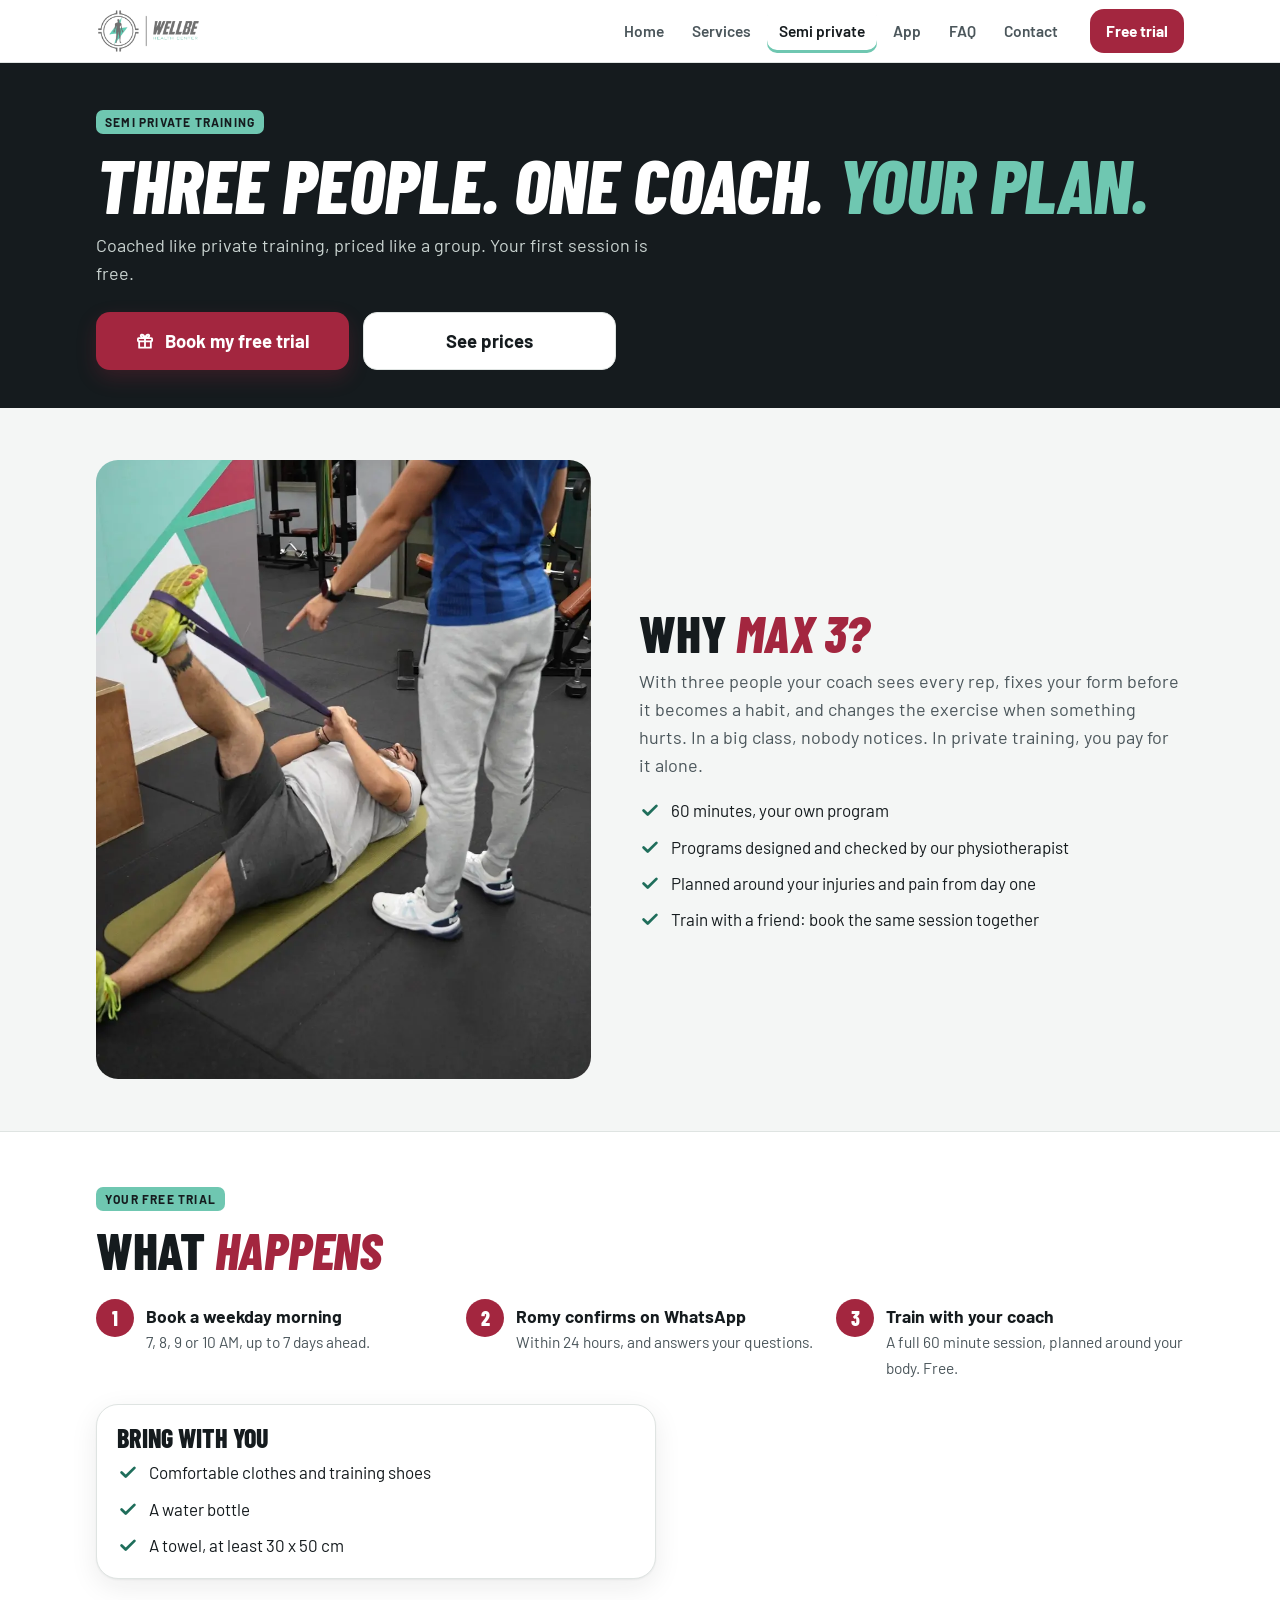
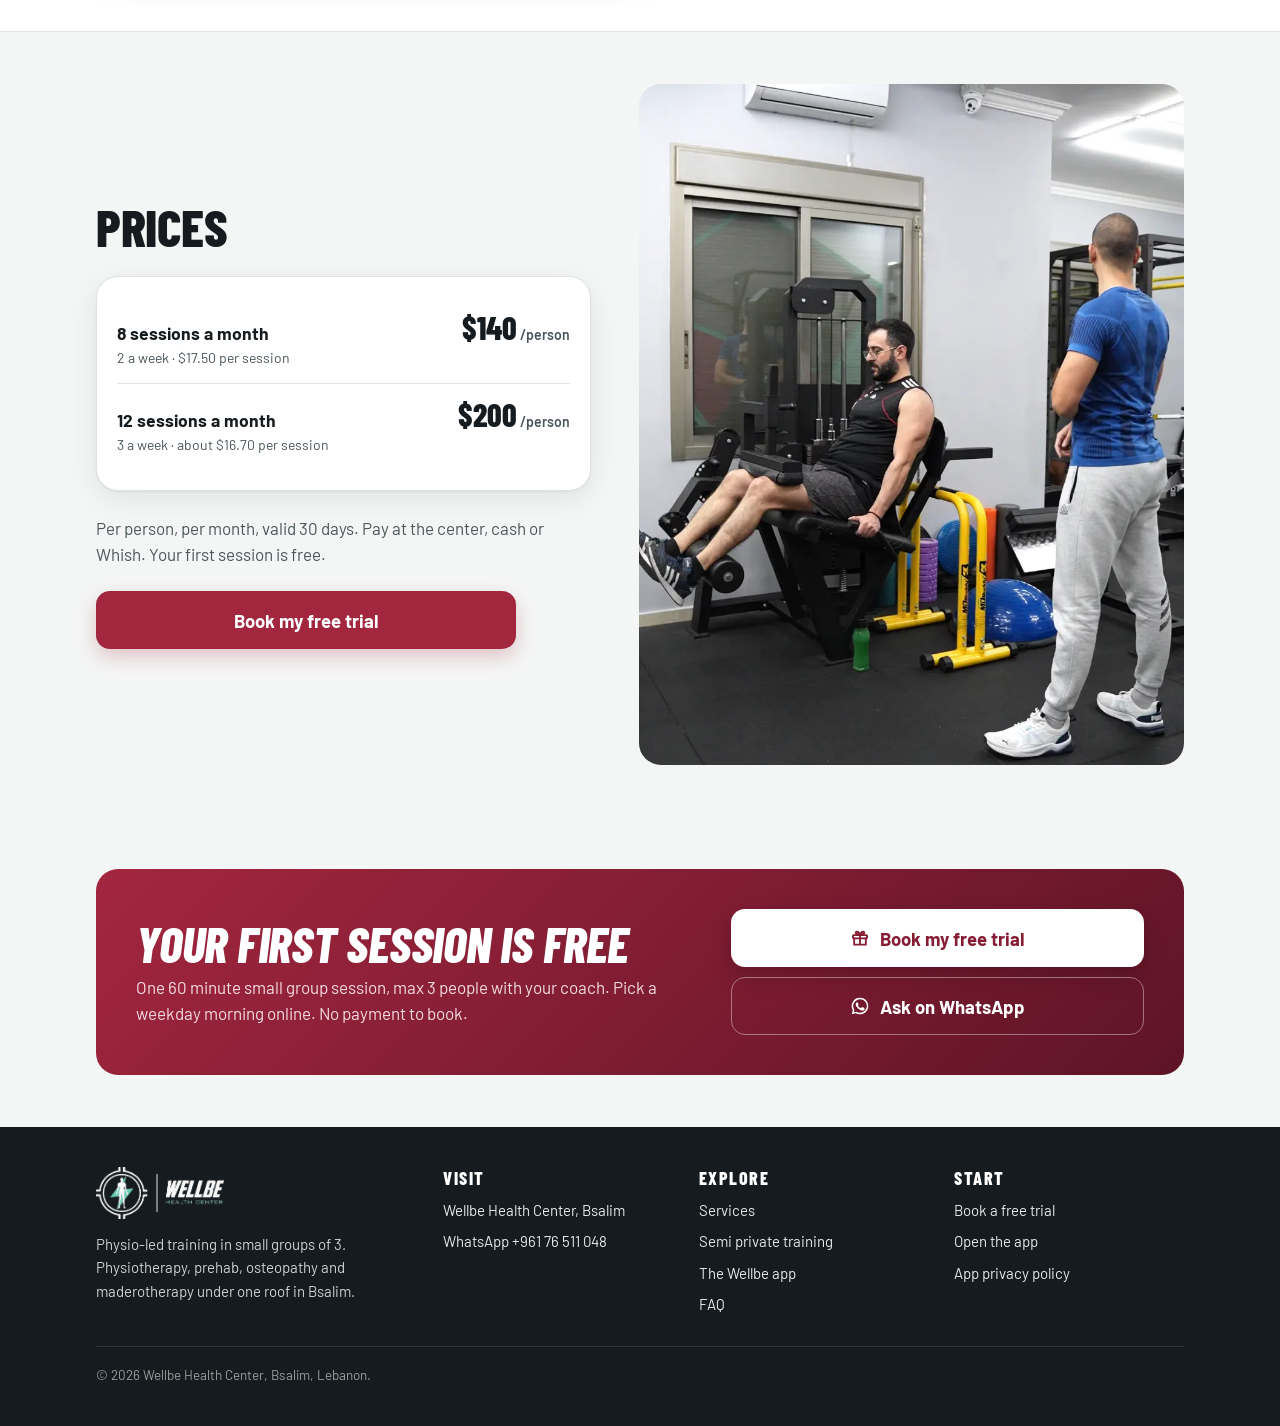
<file: semi-private/index.html>
<!doctype html>
<html lang="en">
<head>
<meta charset="utf-8">
<meta name="viewport" content="width=device-width,initial-scale=1,viewport-fit=cover">
<title>Semi private training, max 3 per coach | Wellbe Bsalim</title>
<meta name="description" content="60 minute small group training with max 3 clients per coach, built and checked by a physiotherapist. From $140 a month. First session free. Bsalim, Lebanon.">
<link rel="canonical" href="https://wellbehealthcenter.com/semi-private/">
<meta name="theme-color" content="#151b1e">
<meta property="og:type" content="website">
<meta property="og:site_name" content="Wellbe Health Center">
<meta property="og:title" content="Semi private training, max 3 per coach | Wellbe Bsalim">
<meta property="og:description" content="60 minute small group training with max 3 clients per coach, built and checked by a physiotherapist. From $140 a month. First session free. Bsalim, Lebanon.">
<meta property="og:url" content="https://wellbehealthcenter.com/semi-private/">
<meta property="og:image" content="https://wellbehealthcenter.com/img/center.jpg">
<meta name="twitter:card" content="summary_large_image">
<link rel="icon" type="image/png" sizes="192x192" href="../img/icon-192.png">
<link rel="apple-touch-icon" href="../img/apple-touch-icon.png">
<link rel="preconnect" href="https://fonts.googleapis.com">
<link rel="preconnect" href="https://fonts.gstatic.com" crossorigin>
<link href="https://fonts.googleapis.com/css2?family=Barlow+Condensed:ital,wght@0,700;0,800;1,800&family=Barlow:wght@400;500;600;700&display=swap" rel="stylesheet">
<link rel="stylesheet" href="../assets/site.css?v=1">
<script type="application/ld+json">{"@context": "https://schema.org", "@type": "HealthClub", "name": "Wellbe Health Center", "url": "https://wellbehealthcenter.com/", "logo": "https://wellbehealthcenter.com/img/logo.png", "image": "https://wellbehealthcenter.com/img/space.webp", "description": "Physio-led semi private training (max 3 clients per coach), physiotherapy, prehab, osteopathy and maderotherapy in Bsalim, Lebanon.", "telephone": "+96176511048", "address": {"@type": "PostalAddress", "addressLocality": "Bsalim", "addressCountry": "LB"}, "hasMap": "https://www.google.com/maps/search/?api=1&query=Wellbe+Health+Center+Bsalim&query_place_id=ChIJ35Nmu5s_HxURBmvCuEEY8U0", "foundingDate": "2021"}</script>
</head>
<body>
<a class="skip" href="#main">Skip to content</a>
<header class="top">
  <div class="in">
    <a class="brand" href="../" aria-label="Wellbe Health Center home"><img src="../img/logo.png" alt="Wellbe Health Center" width="680" height="285"></a>
    <nav class="nav" aria-label="Main"><a href="../">Home</a><a href="../services/">Services</a><a href="../semi-private/" aria-current="page">Semi private</a><a href="../app/">App</a><a href="../faq/">FAQ</a><a href="../contact/">Contact</a></nav>
    <a class="btn cta-s" href="../free-trial/">Free trial</a>
    <button class="menu-btn" id="menuBtn" type="button" aria-expanded="false" aria-controls="drawer" aria-label="Open menu"><svg class="" aria-hidden="true"><use href="../assets/icons.svg#i-menu"/></svg></button>
  </div>
  <nav class="drawer" id="drawer" aria-label="Menu" hidden><a href="../">Home</a><a href="../services/">Services</a><a href="../semi-private/" aria-current="page">Semi private</a><a href="../app/">App</a><a href="../faq/">FAQ</a><a href="../contact/">Contact</a><a class="btn" href="../free-trial/" style="border:0;color:#fff">Book my free trial</a></nav>
</header>
<main id="main">

<section class="phero"><div class="wrap">
  <span class="eyebrow">Semi private training</span>
  <h1>Three people. One coach. <em>Your plan.</em></h1>
  <p>Coached like private training, priced like a group. Your first session is free.</p>
  <div class="grid g2 mt" style="max-width:520px" data-cta><a class="btn" href="../free-trial/"><svg class="icon" aria-hidden="true"><use href="../assets/icons.svg#i-gift"/></svg>Book my free trial</a><a class="btn ghost" href="#prices">See prices</a></div>
</div></section>
<section class="sec"><div class="wrap split">
  <img src="../img/coach.webp" alt="A coach assisting a client with a band stretch on the floor" width="900" height="1600" loading="lazy">
  <div>
    <h2 class="h2">Why <em>max 3?</em></h2>
    <p class="lede">With three people your coach sees every rep, fixes your form before it becomes a habit, and changes the exercise when something hurts. In a big class, nobody notices. In private training, you pay for it alone.</p>
    <ul class="checks">
      <li><svg class="" aria-hidden="true"><use href="../assets/icons.svg#i-check"/></svg>60 minutes, your own program</li>
      <li><svg class="" aria-hidden="true"><use href="../assets/icons.svg#i-check"/></svg>Programs designed and checked by our physiotherapist</li>
      <li><svg class="" aria-hidden="true"><use href="../assets/icons.svg#i-check"/></svg>Planned around your injuries and pain from day one</li>
      <li><svg class="" aria-hidden="true"><use href="../assets/icons.svg#i-check"/></svg>Train with a friend: book the same session together</li>
    </ul>
  </div>
</div></section>
<section class="sec white"><div class="wrap">
  <span class="eyebrow">Your free trial</span>
  <h2 class="h2">What <em>happens</em></h2>
  <ol class="steps row mt">
    <li><div><b>Book a weekday morning</b><span>7, 8, 9 or 10 AM, up to 7 days ahead.</span></div></li>
    <li><div><b>Romy confirms on WhatsApp</b><span>Within 24 hours, and answers your questions.</span></div></li>
    <li><div><b>Train with your coach</b><span>A full 60 minute session, planned around your body. Free.</span></div></li>
  </ol>
  <div class="tile mt" style="max-width:560px"><h3>Bring with you</h3><ul class="checks" style="margin-top:8px"><li><svg class="" aria-hidden="true"><use href="../assets/icons.svg#i-check"/></svg>Comfortable clothes and training shoes</li><li><svg class="" aria-hidden="true"><use href="../assets/icons.svg#i-check"/></svg>A water bottle</li><li><svg class="" aria-hidden="true"><use href="../assets/icons.svg#i-check"/></svg>A towel, at least 30 x 50 cm</li></ul></div>
</div></section>
<section class="sec" id="prices"><div class="wrap split rev">
  <img src="../img/press.webp" alt="A coach supervising a client on a leg machine" width="900" height="1600" loading="lazy">
  <div>
    <h2 class="h2">Prices</h2>
    <div class="tile mt"><div class="price"><div><b>8 sessions a month</b><span>2 a week · $17.50 per session</span></div><div class="amt">$140<small> /person</small></div></div><div class="price"><div><b>12 sessions a month</b><span>3 a week · about $16.70 per session</span></div><div class="amt">$200<small> /person</small></div></div></div>
    <p class="mt" style="color:var(--ink-2)">Per person, per month, valid 30 days. Pay at the center, cash or Whish. Your first session is free.</p>
    <a class="btn mt" style="max-width:420px" href="../free-trial/">Book my free trial</a>
  </div>
</div></section>
<section class="sec"><div class="wrap"><div class="band">
  <div><h2>Your first session is <em>free</em></h2><p>One 60 minute small group session, max 3 people with your coach. Pick a weekday morning online. No payment to book.</p></div>
  <div style="display:grid;gap:10px"><a class="btn light" href="../free-trial/" data-cta><svg class="icon" aria-hidden="true"><use href="../assets/icons.svg#i-gift"/></svg>Book my free trial</a>
  <a class="btn ghost" style="background:transparent;color:#fff;border-color:rgba(255,255,255,.4)" href="https://wa.me/96176511048?text=Hi%20Romy%2C%20I%20want%20to%20know%20more%20about%20Wellbe." target="_blank" rel="noopener"><svg class="icon" aria-hidden="true"><use href="../assets/icons.svg#i-wa"/></svg>Ask on WhatsApp</a></div>
</div></div></section>

</main>
<footer class="foot">
  <div class="wrap">
    <div class="cols">
      <div>
        <img src="../img/logo-white.png" alt="Wellbe Health Center" width="295" height="120" loading="lazy">
        <p>Physio-led training in small groups of 3. Physiotherapy, prehab, osteopathy and maderotherapy under one roof in Bsalim.</p>
      </div>
      <div><h2>Visit</h2><ul>
        <li><a href="https://www.google.com/maps/search/?api=1&query=Wellbe+Health+Center+Bsalim&query_place_id=ChIJ35Nmu5s_HxURBmvCuEEY8U0" target="_blank" rel="noopener">Wellbe Health Center, Bsalim</a></li>
        <li><a href="https://wa.me/96176511048?text=Hi%20Romy%2C%20I%20have%20a%20question%20about%20Wellbe." target="_blank" rel="noopener">WhatsApp +961 76 511 048</a></li>
      </ul></div>
      <div><h2>Explore</h2><ul>
        <li><a href="../services/">Services</a></li><li><a href="../semi-private/">Semi private training</a></li><li><a href="../app/">The Wellbe app</a></li><li><a href="../faq/">FAQ</a></li>
      </ul></div>
      <div><h2>Start</h2><ul>
        <li><a href="../free-trial/">Book a free trial</a></li><li><a href="https://majd-wellbe.github.io/wellbe-staff-app/client/" target="_blank" rel="noopener">Open the app</a></li><li><a href="https://majd-wellbe.github.io/wellbe-staff-app/client/privacy.html" target="_blank" rel="noopener">App privacy policy</a></li>
      </ul></div>
    </div>
    <p class="legal">© 2026 Wellbe Health Center, Bsalim, Lebanon.</p>
  </div>
</footer>
<aside class="sbar hide" id="sbar" aria-label="Book a free trial"><a class="btn" href="../free-trial/"><svg class="icon" aria-hidden="true"><use href="../assets/icons.svg#i-gift"/></svg>Book my free trial</a></aside>
<script src="../assets/site.js?v=1" defer></script>

</body>
</html>
</file>
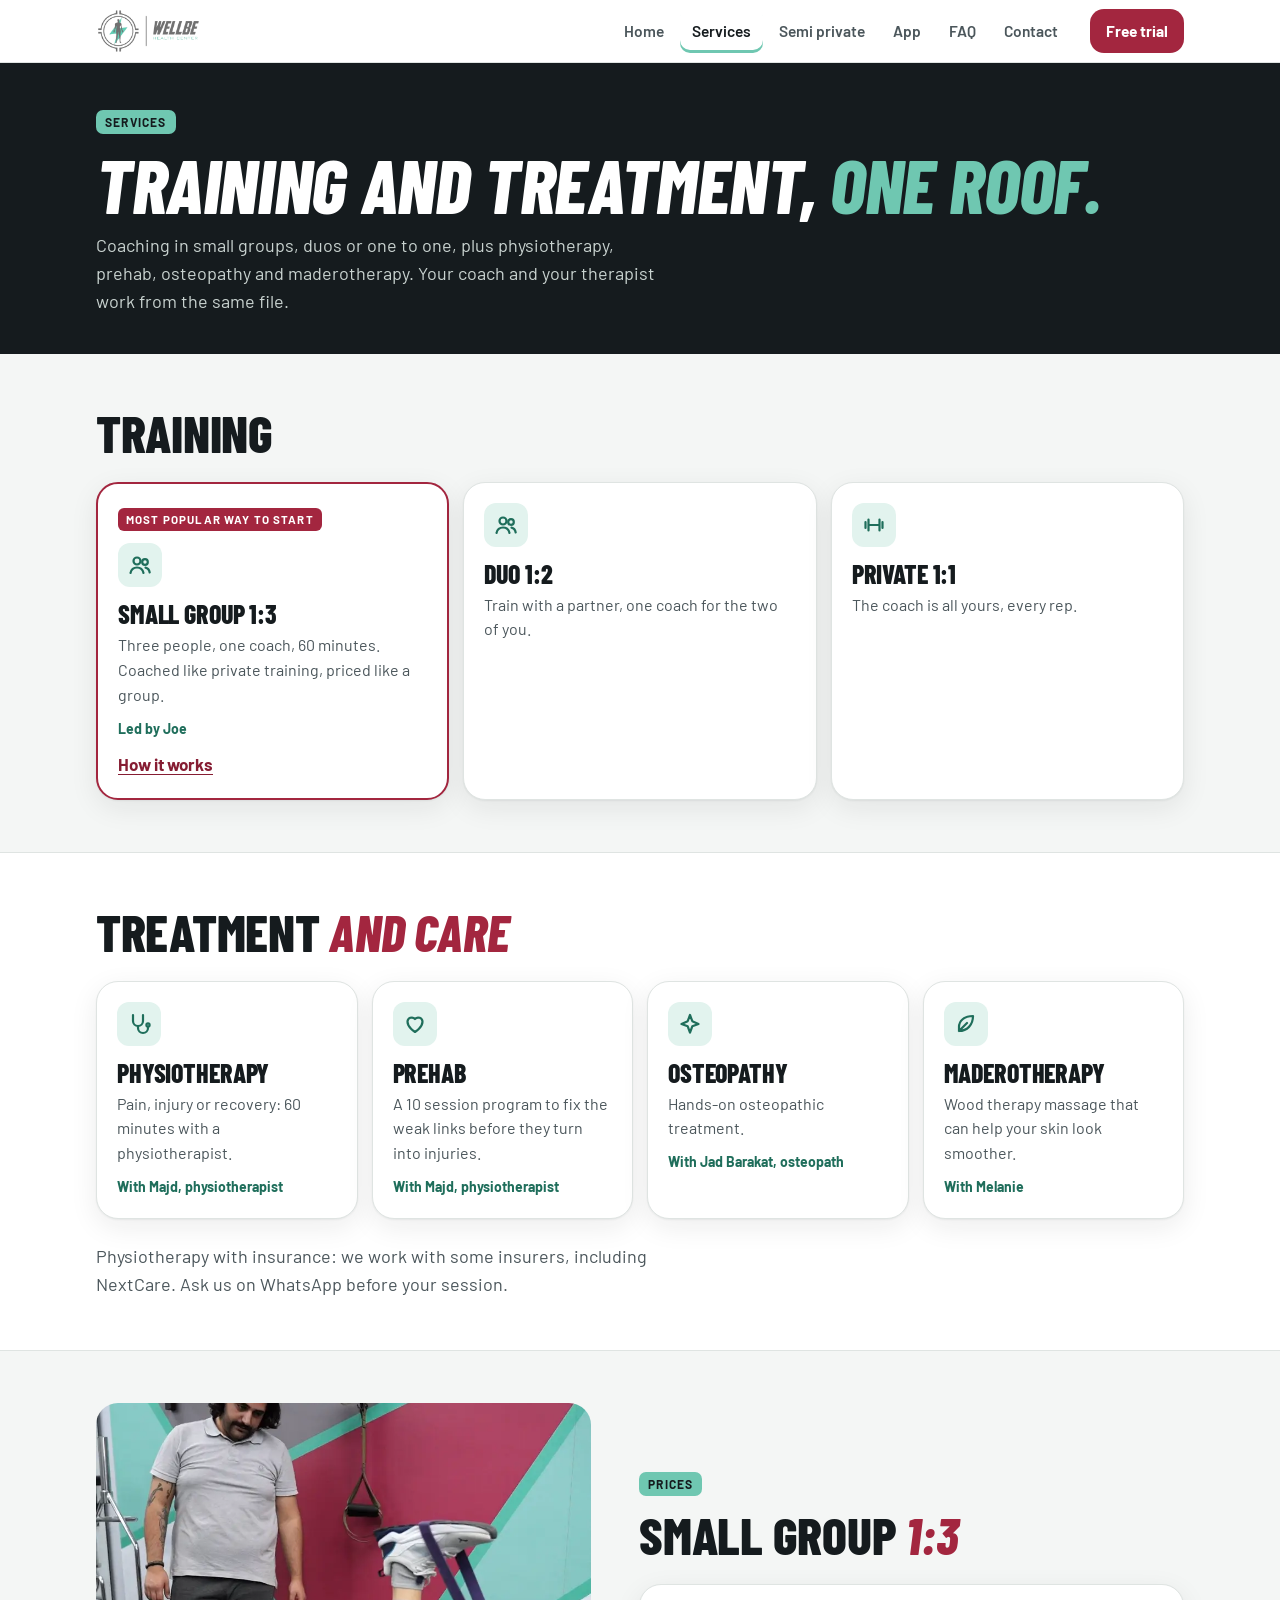
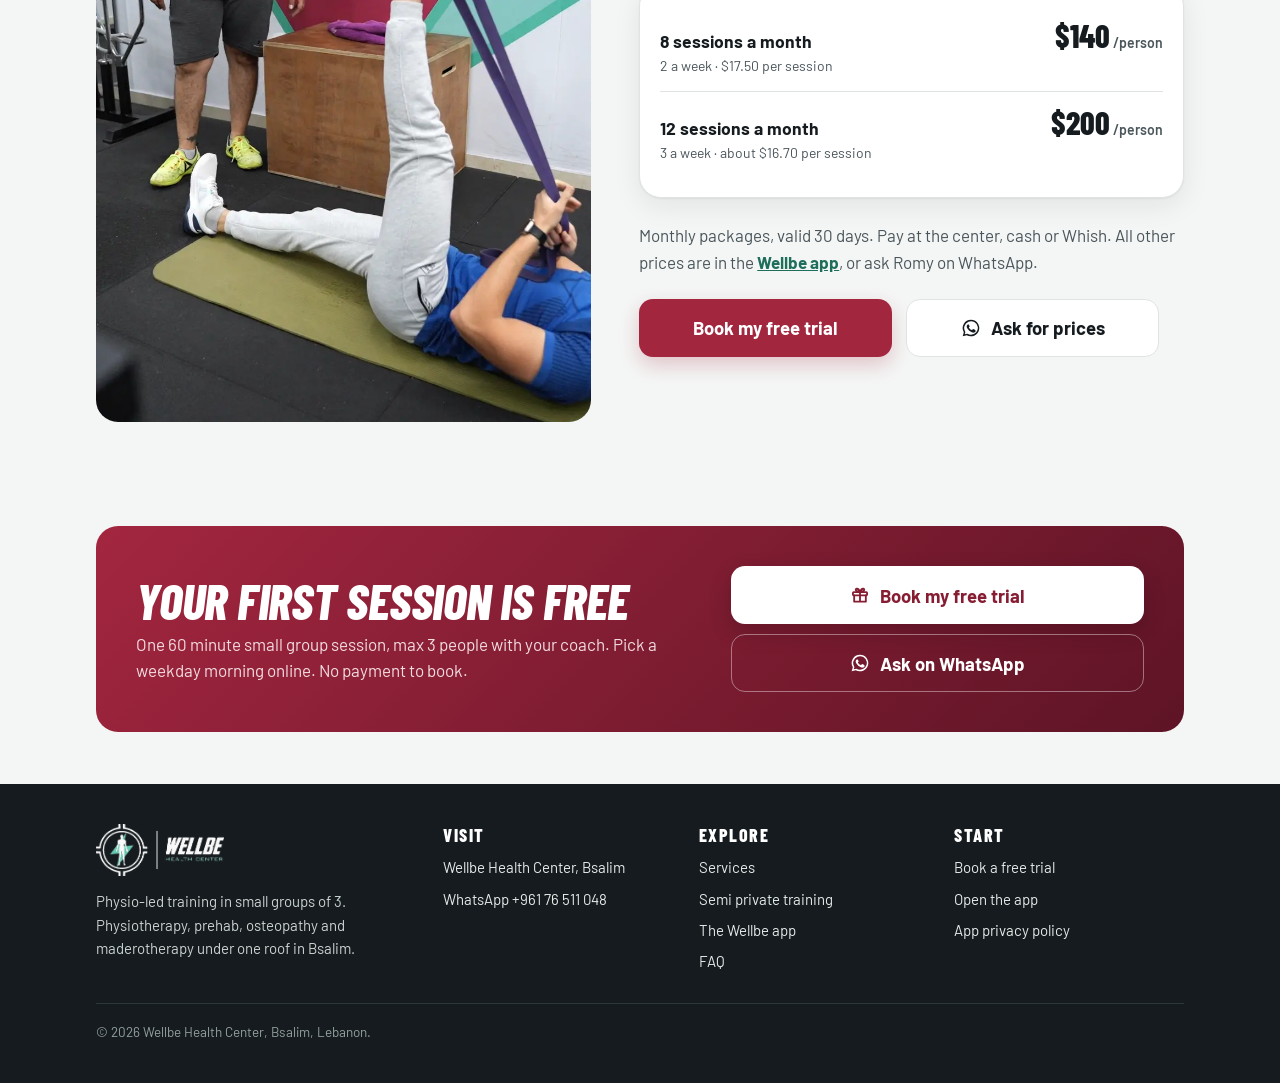
<file: services/index.html>
<!doctype html>
<html lang="en">
<head>
<meta charset="utf-8">
<meta name="viewport" content="width=device-width,initial-scale=1,viewport-fit=cover">
<title>Services | Wellbe Health Center, Bsalim</title>
<meta name="description" content="Semi private training (1:3), duo and private training, physiotherapy, prehab, osteopathy and maderotherapy at Wellbe Health Center in Bsalim.">
<link rel="canonical" href="https://wellbehealthcenter.com/services/">
<meta name="theme-color" content="#151b1e">
<meta property="og:type" content="website">
<meta property="og:site_name" content="Wellbe Health Center">
<meta property="og:title" content="Services | Wellbe Health Center, Bsalim">
<meta property="og:description" content="Semi private training (1:3), duo and private training, physiotherapy, prehab, osteopathy and maderotherapy at Wellbe Health Center in Bsalim.">
<meta property="og:url" content="https://wellbehealthcenter.com/services/">
<meta property="og:image" content="https://wellbehealthcenter.com/img/center.jpg">
<meta name="twitter:card" content="summary_large_image">
<link rel="icon" type="image/png" sizes="192x192" href="../img/icon-192.png">
<link rel="apple-touch-icon" href="../img/apple-touch-icon.png">
<link rel="preconnect" href="https://fonts.googleapis.com">
<link rel="preconnect" href="https://fonts.gstatic.com" crossorigin>
<link href="https://fonts.googleapis.com/css2?family=Barlow+Condensed:ital,wght@0,700;0,800;1,800&family=Barlow:wght@400;500;600;700&display=swap" rel="stylesheet">
<link rel="stylesheet" href="../assets/site.css?v=1">
<script type="application/ld+json">{"@context": "https://schema.org", "@type": "HealthClub", "name": "Wellbe Health Center", "url": "https://wellbehealthcenter.com/", "logo": "https://wellbehealthcenter.com/img/logo.png", "image": "https://wellbehealthcenter.com/img/space.webp", "description": "Physio-led semi private training (max 3 clients per coach), physiotherapy, prehab, osteopathy and maderotherapy in Bsalim, Lebanon.", "telephone": "+96176511048", "address": {"@type": "PostalAddress", "addressLocality": "Bsalim", "addressCountry": "LB"}, "hasMap": "https://www.google.com/maps/search/?api=1&query=Wellbe+Health+Center+Bsalim&query_place_id=ChIJ35Nmu5s_HxURBmvCuEEY8U0", "foundingDate": "2021"}</script>
</head>
<body>
<a class="skip" href="#main">Skip to content</a>
<header class="top">
  <div class="in">
    <a class="brand" href="../" aria-label="Wellbe Health Center home"><img src="../img/logo.png" alt="Wellbe Health Center" width="680" height="285"></a>
    <nav class="nav" aria-label="Main"><a href="../">Home</a><a href="../services/" aria-current="page">Services</a><a href="../semi-private/">Semi private</a><a href="../app/">App</a><a href="../faq/">FAQ</a><a href="../contact/">Contact</a></nav>
    <a class="btn cta-s" href="../free-trial/">Free trial</a>
    <button class="menu-btn" id="menuBtn" type="button" aria-expanded="false" aria-controls="drawer" aria-label="Open menu"><svg class="" aria-hidden="true"><use href="../assets/icons.svg#i-menu"/></svg></button>
  </div>
  <nav class="drawer" id="drawer" aria-label="Menu" hidden><a href="../">Home</a><a href="../services/" aria-current="page">Services</a><a href="../semi-private/">Semi private</a><a href="../app/">App</a><a href="../faq/">FAQ</a><a href="../contact/">Contact</a><a class="btn" href="../free-trial/" style="border:0;color:#fff">Book my free trial</a></nav>
</header>
<main id="main">

<section class="phero"><div class="wrap">
  <span class="eyebrow">Services</span>
  <h1>Training and treatment, <em>one roof.</em></h1>
  <p>Coaching in small groups, duos or one to one, plus physiotherapy, prehab, osteopathy and maderotherapy. Your coach and your therapist work from the same file.</p>
</div></section>
<section class="sec"><div class="wrap">
  <h2 class="h2">Training</h2>
  <div class="grid g3 mt"><article class="tile feature"><span class="tag">Most popular way to start</span><span class="ic"><svg class="" aria-hidden="true"><use href="../assets/icons.svg#i-users"/></svg></span><h3>Small group 1:3</h3><p>Three people, one coach, 60 minutes. Coached like private training, priced like a group.</p><span class="who">Led by Joe</span><a class="more" href="../semi-private/">How it works</a></article><article class="tile"><span class="ic"><svg class="" aria-hidden="true"><use href="../assets/icons.svg#i-users"/></svg></span><h3>Duo 1:2</h3><p>Train with a partner, one coach for the two of you.</p></article><article class="tile"><span class="ic"><svg class="" aria-hidden="true"><use href="../assets/icons.svg#i-dumbbell"/></svg></span><h3>Private 1:1</h3><p>The coach is all yours, every rep.</p></article></div>
</div></section>
<section class="sec white"><div class="wrap">
  <h2 class="h2">Treatment <em>and care</em></h2>
  <div class="grid g4 mt"><article class="tile"><span class="ic"><svg class="" aria-hidden="true"><use href="../assets/icons.svg#i-steth"/></svg></span><h3>Physiotherapy</h3><p>Pain, injury or recovery: 60 minutes with a physiotherapist.</p><span class="who">With Majd, physiotherapist</span></article><article class="tile"><span class="ic"><svg class="" aria-hidden="true"><use href="../assets/icons.svg#i-heart"/></svg></span><h3>Prehab</h3><p>A 10 session program to fix the weak links before they turn into injuries.</p><span class="who">With Majd, physiotherapist</span></article><article class="tile"><span class="ic"><svg class="" aria-hidden="true"><use href="../assets/icons.svg#i-spark"/></svg></span><h3>Osteopathy</h3><p>Hands-on osteopathic treatment.</p><span class="who">With Jad Barakat, osteopath</span></article><article class="tile"><span class="ic"><svg class="" aria-hidden="true"><use href="../assets/icons.svg#i-leaf"/></svg></span><h3>Maderotherapy</h3><p>Wood therapy massage that can help your skin look smoother.</p><span class="who">With Melanie</span></article></div>
  <p class="mt lede">Physiotherapy with insurance: we work with some insurers, including NextCare. Ask us on WhatsApp before your session.</p>
</div></section>
<section class="sec"><div class="wrap split">
  <img src="../img/rehab.webp" alt="A coach guiding a client through a banded leg exercise" width="900" height="1600" loading="lazy">
  <div>
    <span class="eyebrow">Prices</span>
    <h2 class="h2">Small group <em>1:3</em></h2>
    <div class="tile mt"><div class="price"><div><b>8 sessions a month</b><span>2 a week · $17.50 per session</span></div><div class="amt">$140<small> /person</small></div></div><div class="price"><div><b>12 sessions a month</b><span>3 a week · about $16.70 per session</span></div><div class="amt">$200<small> /person</small></div></div></div>
    <p class="mt" style="color:var(--ink-2)">Monthly packages, valid 30 days. Pay at the center, cash or Whish. All other prices are in the <a href="https://majd-wellbe.github.io/wellbe-staff-app/client/" target="_blank" rel="noopener" style="color:var(--mint-deep);font-weight:700">Wellbe app</a>, or ask Romy on WhatsApp.</p>
    <div class="grid g2 mt" style="max-width:520px"><a class="btn" href="../free-trial/">Book my free trial</a><a class="btn ghost" href="https://wa.me/96176511048?text=Hi%20Romy%2C%20can%20you%20send%20me%20your%20prices%3F" target="_blank" rel="noopener"><svg class="icon" aria-hidden="true"><use href="../assets/icons.svg#i-wa"/></svg>Ask for prices</a></div>
  </div>
</div></section>
<section class="sec"><div class="wrap"><div class="band">
  <div><h2>Your first session is <em>free</em></h2><p>One 60 minute small group session, max 3 people with your coach. Pick a weekday morning online. No payment to book.</p></div>
  <div style="display:grid;gap:10px"><a class="btn light" href="../free-trial/" data-cta><svg class="icon" aria-hidden="true"><use href="../assets/icons.svg#i-gift"/></svg>Book my free trial</a>
  <a class="btn ghost" style="background:transparent;color:#fff;border-color:rgba(255,255,255,.4)" href="https://wa.me/96176511048?text=Hi%20Romy%2C%20I%20want%20to%20know%20more%20about%20Wellbe." target="_blank" rel="noopener"><svg class="icon" aria-hidden="true"><use href="../assets/icons.svg#i-wa"/></svg>Ask on WhatsApp</a></div>
</div></div></section>

</main>
<footer class="foot">
  <div class="wrap">
    <div class="cols">
      <div>
        <img src="../img/logo-white.png" alt="Wellbe Health Center" width="295" height="120" loading="lazy">
        <p>Physio-led training in small groups of 3. Physiotherapy, prehab, osteopathy and maderotherapy under one roof in Bsalim.</p>
      </div>
      <div><h2>Visit</h2><ul>
        <li><a href="https://www.google.com/maps/search/?api=1&query=Wellbe+Health+Center+Bsalim&query_place_id=ChIJ35Nmu5s_HxURBmvCuEEY8U0" target="_blank" rel="noopener">Wellbe Health Center, Bsalim</a></li>
        <li><a href="https://wa.me/96176511048?text=Hi%20Romy%2C%20I%20have%20a%20question%20about%20Wellbe." target="_blank" rel="noopener">WhatsApp +961 76 511 048</a></li>
      </ul></div>
      <div><h2>Explore</h2><ul>
        <li><a href="../services/">Services</a></li><li><a href="../semi-private/">Semi private training</a></li><li><a href="../app/">The Wellbe app</a></li><li><a href="../faq/">FAQ</a></li>
      </ul></div>
      <div><h2>Start</h2><ul>
        <li><a href="../free-trial/">Book a free trial</a></li><li><a href="https://majd-wellbe.github.io/wellbe-staff-app/client/" target="_blank" rel="noopener">Open the app</a></li><li><a href="https://majd-wellbe.github.io/wellbe-staff-app/client/privacy.html" target="_blank" rel="noopener">App privacy policy</a></li>
      </ul></div>
    </div>
    <p class="legal">© 2026 Wellbe Health Center, Bsalim, Lebanon.</p>
  </div>
</footer>
<aside class="sbar hide" id="sbar" aria-label="Book a free trial"><a class="btn" href="../free-trial/"><svg class="icon" aria-hidden="true"><use href="../assets/icons.svg#i-gift"/></svg>Book my free trial</a></aside>
<script src="../assets/site.js?v=1" defer></script>

</body>
</html>
</file>
<file: assets/site.css>
/* Wellbe Health Center website. Same tokens as the free trial landing page and the Wellbe app. */
:root{
  --ink:#151b1e; --ink-2:#4b565b; --ink-3:#6b7579; --line:#dfe4e2; --paper:#f4f6f5; --card:#ffffff;
  --mint:#6fc7b1; --mint-deep:#1f6e5b; --mint-soft:#e2f3ee;
  --crimson:#a3263f; --crimson-deep:#861d33; --crimson-soft:#f8e7eb;
  --amber-soft:#fff2d6; --amber-ink:#7a5000;
  --display:"Barlow Condensed","Arial Narrow",Arial,sans-serif;
  --body:Barlow,"Segoe UI",Roboto,Arial,sans-serif;
  --r:14px; --r-lg:22px;
  --shadow:0 1px 2px rgba(21,27,30,.06),0 8px 28px rgba(21,27,30,.08);
  --wrap:1120px;
}
*{box-sizing:border-box;margin:0;padding:0}
html{-webkit-text-size-adjust:100%;scroll-behavior:smooth}
body{font-family:var(--body);font-size:17px;line-height:1.55;color:var(--ink);background:var(--paper)}
body.locked{overflow:hidden}
img{display:block;max-width:100%;height:auto}
h1,h2,h3{font-family:var(--display);line-height:1;letter-spacing:-.005em;text-wrap:balance}
a{color:inherit}
button{font:inherit;color:inherit;cursor:pointer}
:focus-visible{outline:3px solid var(--mint-deep);outline-offset:3px;border-radius:8px}
.sr{position:absolute;width:1px;height:1px;overflow:hidden;clip:rect(0 0 0 0);white-space:nowrap}
.skip{position:absolute;left:12px;top:-60px;z-index:100;background:var(--ink);color:#fff;padding:10px 14px;border-radius:10px;font-weight:700;text-decoration:none}
.skip:focus{top:10px}
.icon{width:20px;height:20px;flex:none}
[hidden]{display:none!important}

/* buttons */
.btn{display:flex;align-items:center;justify-content:center;gap:10px;width:100%;min-height:58px;padding:0 22px;border:0;border-radius:var(--r);
  background:var(--crimson);color:#fff;font:700 18.5px/1.15 var(--body);text-align:center;text-decoration:none;
  box-shadow:0 8px 20px rgba(163,38,63,.24);transition:background .2s,transform .12s,box-shadow .2s}
.btn:hover{background:var(--crimson-deep)}
.btn:active{transform:translateY(1px)}
.btn[disabled]{background:#c9cfcd;box-shadow:none;cursor:not-allowed}
.btn.ghost{background:#fff;color:var(--ink);box-shadow:none;border:1.5px solid var(--line)}
.btn.ghost:hover{border-color:#b9c4c1}
.btn.wa{background:#17773f;box-shadow:0 8px 20px rgba(31,143,78,.22)}
.btn.wa:hover{background:#125f32}
.btn.light{background:#fff;color:var(--crimson-deep);box-shadow:0 8px 22px rgba(0,0,0,.18)}
.btn.light:hover{background:#f6f6f6}
.btn.inline{display:inline-flex;width:auto}
.linkbtn{background:none;border:0;color:var(--ink-2);font-weight:600;font-size:15.5px;text-decoration:underline;text-underline-offset:3px;min-height:44px;padding:0 6px}
.spin{width:22px;height:22px;border:3px solid rgba(255,255,255,.4);border-top-color:#fff;border-radius:50%;animation:sp .8s linear infinite}
@keyframes sp{to{transform:rotate(360deg)}}

/* header */
.top{position:sticky;top:0;z-index:40;background:rgba(255,255,255,.97);backdrop-filter:blur(8px);border-bottom:1px solid var(--line)}
.top .in{max-width:var(--wrap);margin:0 auto;padding:0 16px;height:62px;display:flex;align-items:center;gap:12px}
.brand img{height:44px;width:auto}
.nav{display:none;margin-left:auto;gap:4px;align-items:center}
.nav a{font-weight:600;font-size:15.5px;text-decoration:none;padding:10px 12px;border-radius:10px;color:var(--ink-2)}
.nav a:hover{background:var(--paper);color:var(--ink)}
.nav a[aria-current=page]{color:var(--ink);box-shadow:inset 0 -3px 0 var(--mint)}
.top .cta-s{margin-left:auto;min-height:44px;font-size:15.5px;padding:0 16px;box-shadow:none;width:auto}
.menu-btn{width:44px;height:44px;border:1.5px solid var(--line);background:#fff;border-radius:12px;display:flex;align-items:center;justify-content:center}
.menu-btn svg{width:22px;height:22px}
.drawer{border-top:1px solid var(--line);background:#fff;padding:8px 16px 16px}
.drawer a{display:block;font-weight:700;font-size:18px;text-decoration:none;padding:13px 4px;border-bottom:1px solid var(--line)}
.drawer a[aria-current=page]{color:var(--mint-deep)}
.drawer .btn{margin-top:14px}
@media (min-width:920px){
  .nav{display:flex}
  .top .cta-s{margin-left:8px}
  .menu-btn,.drawer{display:none!important}
}

/* sections */
.wrap{max-width:var(--wrap);margin:0 auto;padding:0 16px}
.sec{padding:52px 0}
.sec.tight{padding:32px 0}
.sec.white{background:#fff;border-top:1px solid var(--line);border-bottom:1px solid var(--line)}
.sec.dark{background:var(--ink);color:#fff}
.eyebrow{display:inline-block;background:var(--mint);color:var(--ink);font:700 12px/1 var(--body);letter-spacing:.1em;text-transform:uppercase;padding:6px 9px;border-radius:7px;margin-bottom:12px}
.h2{font-size:clamp(34px,7vw,52px);font-weight:800;text-transform:uppercase;margin-bottom:10px}
.h2 em{font-style:italic;color:var(--crimson)}
.dark .h2 em{color:var(--mint)}
.lede{color:var(--ink-2);font-size:18px;max-width:60ch}
.dark .lede{color:#c9d3d0}
.mt{margin-top:24px}

/* home hero */
.hero{position:relative;overflow:hidden;background:#20282b;color:#fff}
.hero picture,.hero>img{position:absolute;inset:0}
.hero img{width:100%;height:100%;object-fit:cover;object-position:50% 35%}
.hero::after{content:"";position:absolute;inset:0;background:linear-gradient(180deg,rgba(21,27,30,.15) 0%,rgba(21,27,30,.55) 50%,rgba(21,27,30,.92) 100%)}
.hero .in{position:relative;z-index:1;max-width:var(--wrap);margin:0 auto;padding:180px 16px 30px;min-height:min(86svh,720px);display:flex;flex-direction:column;justify-content:flex-end}
.hero h1{font-size:clamp(46px,12vw,92px);font-weight:800;font-style:italic;text-transform:uppercase;max-width:12ch}
.hero h1 em{font-style:inherit;color:var(--mint)}
.hero p{margin-top:12px;font-size:18px;line-height:1.45;color:#e9efed;max-width:44ch}
.hero .acts{display:grid;gap:10px;margin-top:22px;max-width:420px}
.hero .loc{display:flex;align-items:center;gap:6px;margin-top:14px;font-size:14.5px;font-weight:600;color:#d7e0dd}
.hero .loc svg{width:16px;height:16px;color:var(--mint)}
@media (min-width:860px){
  .hero::after{background:linear-gradient(90deg,rgba(21,27,30,.92) 0%,rgba(21,27,30,.6) 45%,rgba(21,27,30,.1) 100%)}
  .hero .in{justify-content:center;padding:80px 20px}
  .hero .acts{grid-template-columns:1fr 1fr;max-width:520px}
}

/* page hero (inner pages) */
.phero{background:var(--ink);color:#fff;padding:44px 0 38px}
.phero h1{font-size:clamp(42px,10vw,76px);font-weight:800;font-style:italic;text-transform:uppercase}
.phero h1 em{font-style:inherit;color:var(--mint)}
.phero p{color:#c9d3d0;font-size:18px;max-width:56ch;margin-top:10px}

/* facts strip */
.facts{display:grid;grid-template-columns:repeat(2,1fr);background:#fff;border-bottom:1px solid var(--line)}
.fact{padding:16px 10px;text-align:center;border-top:1px solid var(--line)}
.fact:nth-child(odd){border-right:1px solid var(--line)}
.fact b{display:block;font:800 30px/1 var(--display);text-transform:uppercase}
.fact span{display:block;font-size:14px;line-height:1.3;color:var(--ink-2);margin-top:4px}
@media (min-width:760px){.facts{grid-template-columns:repeat(4,1fr)}.fact{border-top:0}.fact+.fact{border-left:1px solid var(--line)}.fact:nth-child(odd){border-right:0}}

/* tiles */
.grid{display:grid;gap:14px}
@media (min-width:700px){.grid.g2{grid-template-columns:1fr 1fr}.grid.g3{grid-template-columns:repeat(2,1fr)}}
@media (min-width:980px){.grid.g3{grid-template-columns:repeat(3,1fr)}.grid.g4{grid-template-columns:repeat(4,1fr)}}
@media (min-width:700px) and (max-width:979px){.grid.g4{grid-template-columns:1fr 1fr}}
.tile{background:var(--card);border:1px solid var(--line);border-radius:var(--r-lg);padding:20px;box-shadow:var(--shadow)}
.tile h3{font-size:26px;font-weight:800;text-transform:uppercase;margin-bottom:6px}
.tile p{color:var(--ink-2);font-size:16px}
.tile .ic{width:44px;height:44px;border-radius:12px;background:var(--mint-soft);color:var(--mint-deep);display:flex;align-items:center;justify-content:center;margin-bottom:14px}
.tile .ic svg{width:24px;height:24px}
.tile .who{display:block;margin-top:10px;font-size:14px;font-weight:700;color:var(--mint-deep)}
.tile.feature{border:2px solid var(--crimson)}
.tile .tag{display:inline-block;background:var(--crimson);color:#fff;font:700 11.5px/1 var(--body);letter-spacing:.1em;text-transform:uppercase;padding:6px 8px;border-radius:6px;margin-bottom:12px}
.tile a.more{display:inline-block;margin-top:12px;font-weight:700;color:var(--crimson-deep);text-underline-offset:3px}
.dark .tile{background:#1e272a;border-color:#2c373b;box-shadow:none}
.dark .tile p{color:#b9c5c1}

/* split: image + text */
.split{display:grid;gap:26px;align-items:center}
.split img{border-radius:var(--r-lg);width:100%;aspect-ratio:4/5;object-fit:cover}
@media (min-width:860px){.split{grid-template-columns:1fr 1.1fr;gap:48px}.split.rev>:first-child{order:2}}

/* check list */
.checks{list-style:none;display:grid;gap:10px;margin-top:18px}
.checks li{display:flex;gap:10px;font-size:17px}
.checks li svg{width:22px;height:22px;color:var(--mint-deep);flex:none;margin-top:2px}
.dark .checks li svg{color:var(--mint)}

/* steps */
.steps{list-style:none;display:grid;gap:14px;counter-reset:s}
.steps li{display:grid;grid-template-columns:38px 1fr;gap:12px;align-items:start;counter-increment:s}
.steps li::before{content:counter(s);width:38px;height:38px;border-radius:50%;background:var(--crimson);color:#fff;display:flex;align-items:center;justify-content:center;font:800 20px var(--display)}
.steps b{display:block;font-size:17.5px;line-height:1.3;margin-top:6px}
.steps span{color:var(--ink-2);font-size:15.5px}
@media (min-width:860px){.steps.row{grid-template-columns:repeat(3,1fr);gap:22px}}

/* prices */
.price{display:flex;align-items:baseline;justify-content:space-between;gap:12px;padding:14px 0;border-bottom:1px solid var(--line)}
.price:last-child{border-bottom:0}
.price b{font-size:17.5px}
.price span{display:block;font-size:14px;color:var(--ink-2)}
.price .amt{font:800 32px/1 var(--display);white-space:nowrap}
.price .amt small{font:600 14px var(--body);color:var(--ink-2)}

/* app section */
.appbox{display:grid;gap:24px;align-items:center}
.phone{justify-self:center;width:min(300px,78vw);aspect-ratio:9/18.5;border-radius:42px;background:#0e1315;padding:12px;box-shadow:0 30px 60px rgba(0,0,0,.35),inset 0 0 0 2px #2c373b}
.phone .scr{width:100%;height:100%;border-radius:32px;overflow:hidden;background:linear-gradient(160deg,#1f6e5b,#2f9a80 55%,#6fc7b1);display:flex;flex-direction:column;padding:26px 18px;color:#fff}
.phone .scr .b{font:800 15px/1 var(--display);letter-spacing:.24em}
.phone .scr h4{font:800 32px/1 var(--display);text-transform:uppercase;margin:22px 0 8px}
.phone .scr p{font-size:13.5px;opacity:.9}
.phone .scr .row{margin-top:auto;display:grid;gap:8px}
.phone .scr .row span{display:flex;align-items:center;gap:10px;background:rgba(0,0,0,.22);border-radius:14px;padding:12px;font-size:14px;font-weight:700}
.phone .scr .row svg{width:18px;height:18px;color:#e9c77a}
@media (min-width:860px){.appbox{grid-template-columns:1.2fr 1fr;gap:56px}}

/* faq */
.faq{display:grid;gap:10px}
.faq details{background:#fff;border:1px solid var(--line);border-radius:var(--r);padding:0 18px}
.faq summary{list-style:none;cursor:pointer;display:flex;justify-content:space-between;align-items:center;gap:14px;font-weight:700;font-size:17.5px;padding:18px 0;min-height:56px}
.faq summary::-webkit-details-marker{display:none}
.faq summary::after{content:"+";font:800 28px/1 var(--display);color:var(--crimson);flex:none}
.faq details[open] summary::after{content:"−"}
.faq details p{color:var(--ink-2);padding:0 0 18px;font-size:16.5px}
.faq details p+p{margin-top:-8px}
.faq a{color:var(--mint-deep);font-weight:700}

/* contact */
.contact-list{display:grid;gap:10px}
.map{border:0;width:100%;height:340px;border-radius:var(--r-lg);background:#e6ebe9}

/* closing CTA band */
.band{background:linear-gradient(135deg,var(--crimson),#5e1426);color:#fff;border-radius:var(--r-lg);padding:30px 22px;display:grid;gap:18px;align-items:center}
.band h2{font-size:clamp(34px,7vw,50px);font-weight:800;font-style:italic;text-transform:uppercase}
.band p{color:#f3dce1;margin-top:6px}
@media (min-width:860px){.band{grid-template-columns:1.4fr 1fr;padding:40px}}

/* footer */
.foot{background:var(--ink);color:#c9d3d0;padding:40px 0 calc(100px + env(safe-area-inset-bottom,0px));font-size:15px}
.foot .cols{display:grid;gap:26px}
.foot img{height:52px;width:auto;margin-bottom:14px}
.foot h2{font:800 18px var(--display);letter-spacing:.08em;text-transform:uppercase;color:#fff;margin-bottom:10px}
.foot ul{list-style:none;display:grid;gap:8px}
.foot a{color:#e3ebe8;text-decoration:none}
.foot a:hover{text-decoration:underline}
.foot .legal{border-top:1px solid #2c373b;margin-top:30px;padding-top:18px;font-size:13.5px;color:#93a09c}
@media (min-width:760px){.foot .cols{grid-template-columns:1.4fr 1fr 1fr 1fr}.foot{padding-bottom:40px}}

/* sticky mobile CTA (site pages) */
.sbar{position:fixed;left:0;right:0;bottom:0;z-index:30;padding:10px 16px calc(10px + env(safe-area-inset-bottom,0px));
  background:rgba(255,255,255,.96);backdrop-filter:blur(8px);border-top:1px solid var(--line);transition:transform .22s,opacity .22s}
.sbar.hide{transform:translateY(110%);opacity:0;pointer-events:none}
@media (min-width:760px){.sbar{display:none}}

@media (prefers-reduced-motion:reduce){*{animation:none!important;transition:none!important;scroll-behavior:auto!important}}
</file>
<file: assets/booking.css>
/* booking card */
.book{padding:14px 12px 8px}
.card{background:var(--card);border:1px solid var(--line);border-radius:var(--r-lg);box-shadow:var(--shadow);padding:20px 16px}
.card h2{font-size:32px;font-weight:800;text-transform:uppercase}
.card .help{color:var(--ink-2);font-size:15px;margin:4px 0 14px}
.note{display:flex;gap:10px;align-items:flex-start;border-radius:12px;padding:12px 14px;margin-bottom:14px;font-size:15px;font-weight:600}
.note .icon{margin-top:1px}
.note.friend{background:var(--mint-soft);color:var(--mint-deep)}
.note.err{background:var(--crimson-soft);color:var(--crimson-deep)}
.note.ok{background:var(--mint-soft);color:var(--ink)}
.note.ok button{margin-left:auto}

.days{display:flex;gap:8px;overflow-x:auto;scrollbar-width:none;margin:0 -16px 14px;padding:2px 16px 4px;scroll-snap-type:x proximity}
.days::-webkit-scrollbar{display:none}
.day{flex:none;scroll-snap-align:start;width:66px;min-height:70px;border:1.5px solid var(--line);background:#fff;border-radius:var(--r);display:flex;flex-direction:column;align-items:center;justify-content:center;gap:2px}
.day b{font-size:12px;letter-spacing:.08em;text-transform:uppercase;color:var(--ink-2);font-weight:700}
.day span{font:800 26px/1 var(--display)}
.day[aria-pressed=true]{background:var(--ink);border-color:var(--ink);color:#fff}
.day[aria-pressed=true] b{color:#c9d3d0}
.day.none{opacity:.45}

.slots{display:grid;grid-template-columns:1fr 1fr;gap:10px}
.slot{display:flex;flex-direction:column;align-items:center;justify-content:center;gap:2px;min-height:64px;border:1.5px solid var(--line);background:#fff;border-radius:var(--r);padding:8px}
.slot .t{font:800 25px/1 var(--display)}
.slot small{font-size:12.5px;font-weight:600;color:var(--ink-3)}
.slot:hover:not([disabled]){border-color:#9fb0ac}
.slot[aria-pressed=true]{border-color:var(--crimson);background:var(--crimson-soft);box-shadow:inset 0 0 0 1px var(--crimson)}
.slot[aria-pressed=true] .t{color:var(--crimson-deep)}
.slot[disabled]{background:var(--paper);cursor:not-allowed}
.slot[disabled] .t{color:#9aa3a0;text-decoration:line-through}
.skel{height:64px;border-radius:var(--r);background:linear-gradient(90deg,#eef1f0 25%,#f7f9f8 50%,#eef1f0 75%);background-size:200% 100%;animation:sh 1.2s infinite}
.skel.day{width:66px;height:70px;border:0}
@keyframes sh{to{background-position:-200% 0}}
.empty{text-align:center;color:var(--ink-2);padding:18px 6px;font-size:15.5px}

.cta{margin-top:16px}
.cta .sub{display:block;text-align:center;font-size:13.5px;color:var(--ink-2);margin-top:8px}
.alt{text-align:center;margin-top:6px}

/* how it works + info */
.info{padding:28px 20px 8px}
.info h2{font-size:28px;font-weight:800;text-transform:uppercase;margin-bottom:14px}
.steps{list-style:none;display:grid;gap:14px;counter-reset:s}
.steps li{display:grid;grid-template-columns:34px 1fr;gap:12px;align-items:start;counter-increment:s}
.steps li::before{content:counter(s);width:34px;height:34px;border-radius:50%;background:var(--ink);color:#fff;display:flex;align-items:center;justify-content:center;font:800 18px var(--display)}
.steps b{display:block;font-size:16.5px;line-height:1.3;margin-top:5px}
.steps span{color:var(--ink-2);font-size:15px}

/* sticky mobile CTA */
.sticky{position:fixed;left:0;right:0;bottom:0;z-index:30;padding:10px 16px calc(10px + env(safe-area-inset-bottom,0px));
  background:rgba(255,255,255,.96);backdrop-filter:blur(8px);border-top:1px solid var(--line);transition:transform .22s,opacity .22s}
.sticky.hide{transform:translateY(110%);opacity:0;pointer-events:none}

/* ============ SHEET (contact + done) ============ */
.sheet{position:fixed;inset:0;z-index:50;display:flex;flex-direction:column;justify-content:flex-end;visibility:hidden;pointer-events:none}
.sheet.open{visibility:visible;pointer-events:auto}
.scrim{position:absolute;inset:0;background:rgba(21,27,30,.5);opacity:0;transition:opacity .25s}
.sheet.open .scrim{opacity:1}
.panel{position:relative;background:var(--card);border-radius:var(--r-lg) var(--r-lg) 0 0;max-height:94dvh;display:flex;flex-direction:column;
  transform:translateY(100%);transition:transform .3s cubic-bezier(.2,.8,.2,1);width:100%}
.sheet.open .panel{transform:none}
.phead{flex:none;display:flex;align-items:center;justify-content:space-between;gap:8px;padding:10px 10px 0 20px}
.phead .grab{position:absolute;left:50%;top:7px;width:40px;height:4px;border-radius:4px;background:var(--line);transform:translateX(-50%)}
.phead .lbl{font-size:13px;font-weight:700;letter-spacing:.08em;text-transform:uppercase;color:var(--ink-3);padding-top:6px}
.iconbtn{width:44px;height:44px;border-radius:12px;border:0;background:transparent;display:flex;align-items:center;justify-content:center}
.iconbtn:hover{background:var(--paper)}
.pbody{flex:1;overflow-y:auto;-webkit-overflow-scrolling:touch;padding:6px 20px 20px}
.pbody h2{font-size:32px;font-weight:800;text-transform:uppercase;margin-bottom:6px}
.pbody .help{color:var(--ink-2);font-size:15.5px;margin-bottom:16px}
.chosen{display:flex;align-items:center;gap:12px;background:var(--paper);border-radius:var(--r);padding:12px 14px;margin-bottom:18px}
.chosen .icon{color:var(--crimson)}
.chosen div{flex:1;min-width:0}
.chosen b{display:block;font-size:16.5px;line-height:1.25}
.chosen span{font-size:13.5px;color:var(--ink-2)}

.field{display:grid;gap:6px;margin-bottom:16px}
.field label{font-weight:700;font-size:16px}
.field label small{font-weight:500;color:var(--ink-2)}
.field .hint{font-size:13.5px;color:var(--ink-2)}
input{width:100%;min-height:56px;font:500 18px var(--body);color:var(--ink);background:var(--paper);border:1.5px solid var(--line);border-radius:var(--r);padding:0 16px;outline:none;transition:border-color .15s,box-shadow .15s;-webkit-appearance:none;appearance:none}
input::placeholder{color:#9aa3a0}
input:focus{border-color:var(--mint-deep);box-shadow:0 0 0 4px var(--mint-soft);background:#fff}
.field.bad input{border-color:var(--crimson);background:var(--crimson-soft)}
.ferr{font-size:14px;font-weight:600;color:var(--crimson-deep);display:none;align-items:center;gap:6px}
.ferr .icon{width:16px;height:16px}
.field.bad .ferr{display:flex}
.pfoot{flex:none;padding:12px 20px calc(12px + env(safe-area-inset-bottom,0px));border-top:1px solid var(--line);background:var(--card)}
.pfoot .sub{text-align:center;font-size:13.5px;color:var(--ink-2);margin-top:8px}

/* done */
.done{text-align:center;padding-top:6px}
.ring{width:72px;height:72px;border-radius:50%;display:flex;align-items:center;justify-content:center;margin:0 auto 14px}
.ring.ok{background:var(--mint)}
.ring.wait{background:var(--amber-soft);color:var(--amber-ink)}
.ring svg{width:34px;height:34px}
.status{display:inline-flex;align-items:center;font-size:14px;font-weight:700;padding:6px 12px;border-radius:999px;margin-bottom:10px}
.status.ok{background:var(--mint-soft);color:var(--mint-deep)}
.status.wait{background:var(--amber-soft);color:var(--amber-ink)}
.when{display:inline-block;font:800 24px/1.15 var(--display);text-transform:uppercase;background:var(--paper);border-radius:12px;padding:10px 16px;margin:8px 0 12px}
.done>p{color:var(--ink-2)}
.panelbox{text-align:left;background:var(--paper);border-radius:var(--r);padding:16px;margin-top:16px}
.panelbox h3{font-size:21px;text-transform:uppercase;margin-bottom:8px}
.panelbox p{font-size:15.5px;color:var(--ink-2)}
.panelbox ul{list-style:none;display:grid;gap:6px;font-size:15.5px;color:var(--ink-2)}
.panelbox li{display:flex;gap:8px}
.panelbox li svg{width:18px;height:18px;color:var(--mint-deep);flex:none;margin-top:3px}
.share{display:grid;gap:10px;margin-top:12px}
.copied{font-size:14px;color:var(--mint-deep);font-weight:600;min-height:20px;word-break:break-all}
.offerbox{text-align:left;border:1.5px solid var(--line);border-radius:var(--r);padding:16px;margin-top:12px}
.offerbox .big{font:800 26px/1.05 var(--display);text-transform:uppercase}
.offerbox .big b{color:var(--crimson)}
.offerbox p{color:var(--ink-2);font-size:15.5px;margin-top:4px}
.towels{display:flex;align-items:flex-end;justify-content:center;gap:28px;margin-top:14px;padding:14px 10px 10px;background:#fff;border-radius:12px;--towel:#eef3f1;--towel-edge:#9fb3ad}
.towels figure{display:grid;justify-items:center;gap:6px}
.towels figcaption{font-size:13.5px;color:var(--ink-2);text-align:center;line-height:1.3}
.towels figcaption b{display:block;font-size:14px}
.towels .no{color:var(--crimson)}
.towels .yes{color:var(--mint-deep)}


/* booking page layout */
.bk{max-width:1080px;margin:0 auto;padding:18px 12px 0}
.bk-grid{display:grid;gap:18px}
.bk-side .tile{margin-top:0}
@media (min-width:860px){
  .bk{padding:32px 20px 0}
  .bk-grid{grid-template-columns:1fr 1fr;gap:28px;align-items:start}
  .card{padding:26px 24px}
  .days{margin:0 0 14px;padding:2px 0 4px}
  .info{padding:28px 0 0}
  .sticky{display:none}
  .sheet{justify-content:center;align-items:center}
  .panel{width:520px;max-height:min(820px,92vh);border-radius:var(--r-lg);transform:translateY(24px);opacity:0;transition:transform .25s,opacity .25s}
  .sheet.open .panel{transform:none;opacity:1}
  .phead .grab{display:none}
}
</file>
